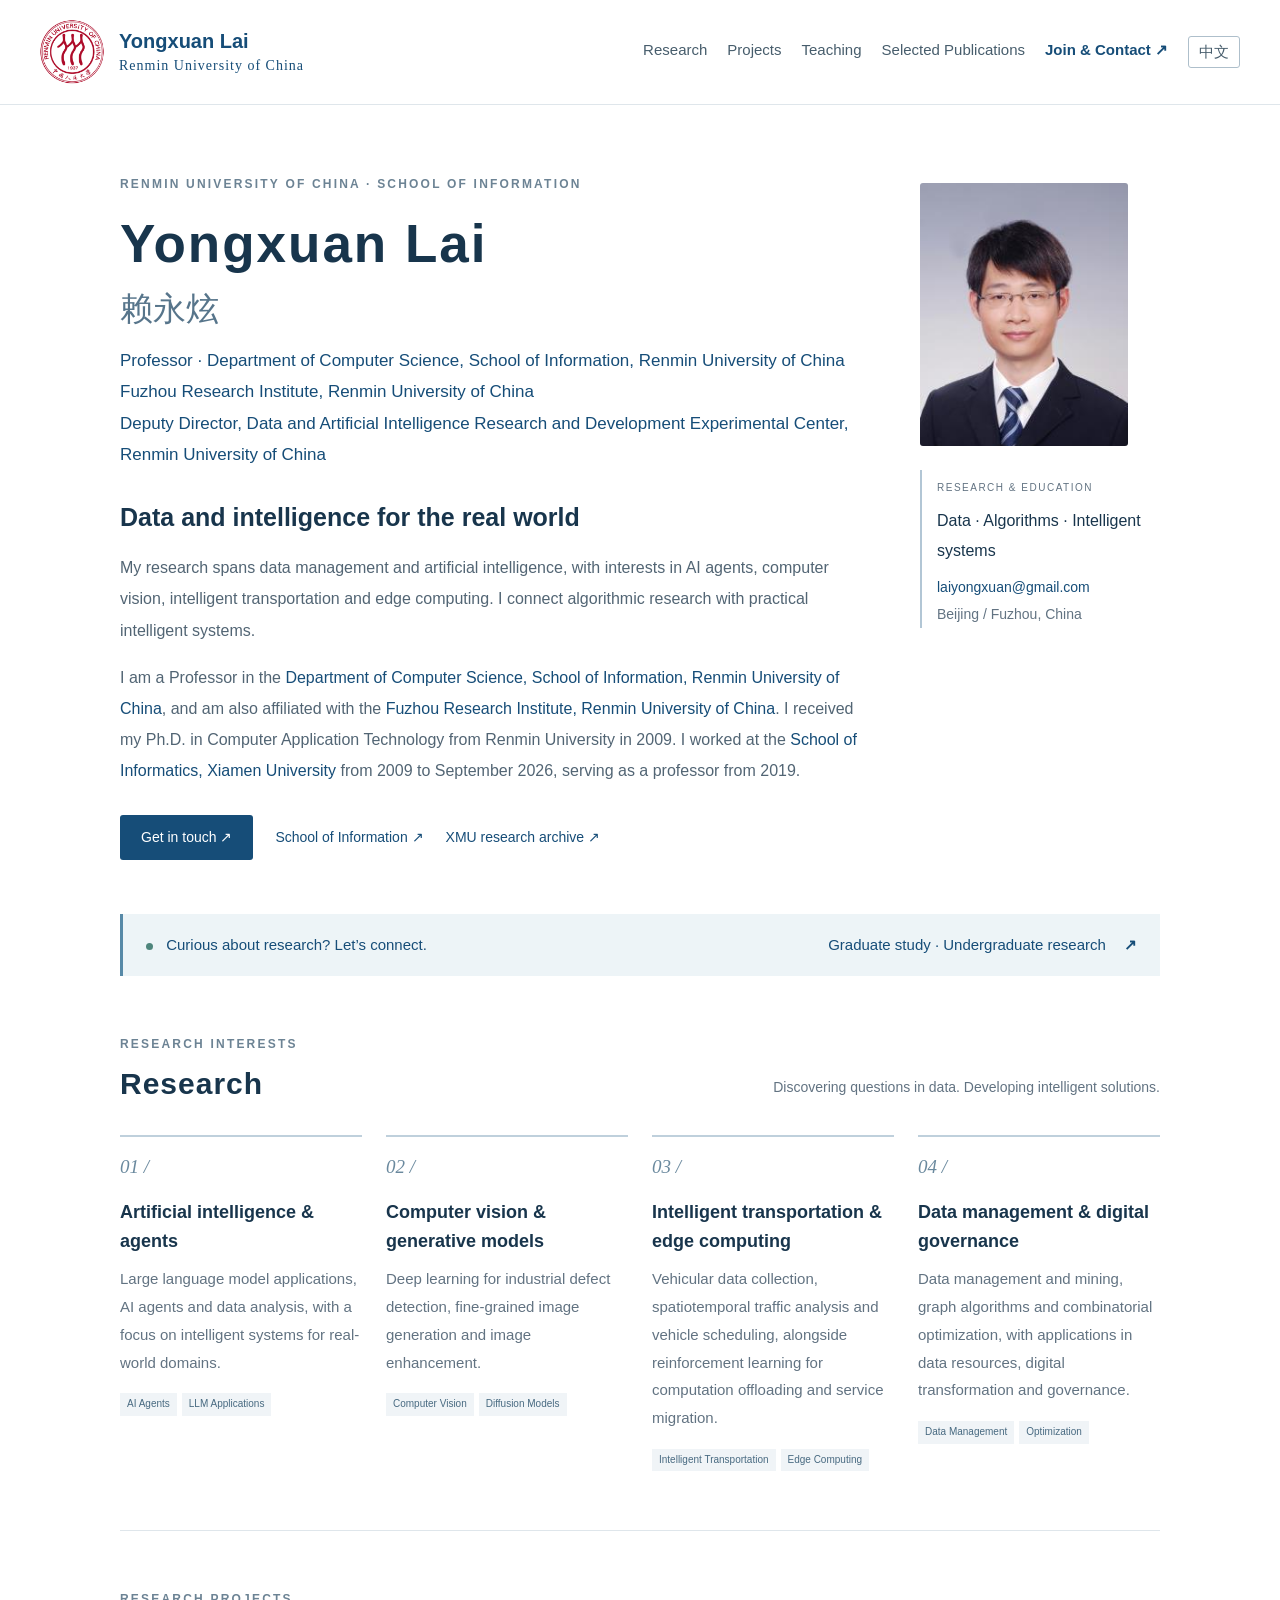
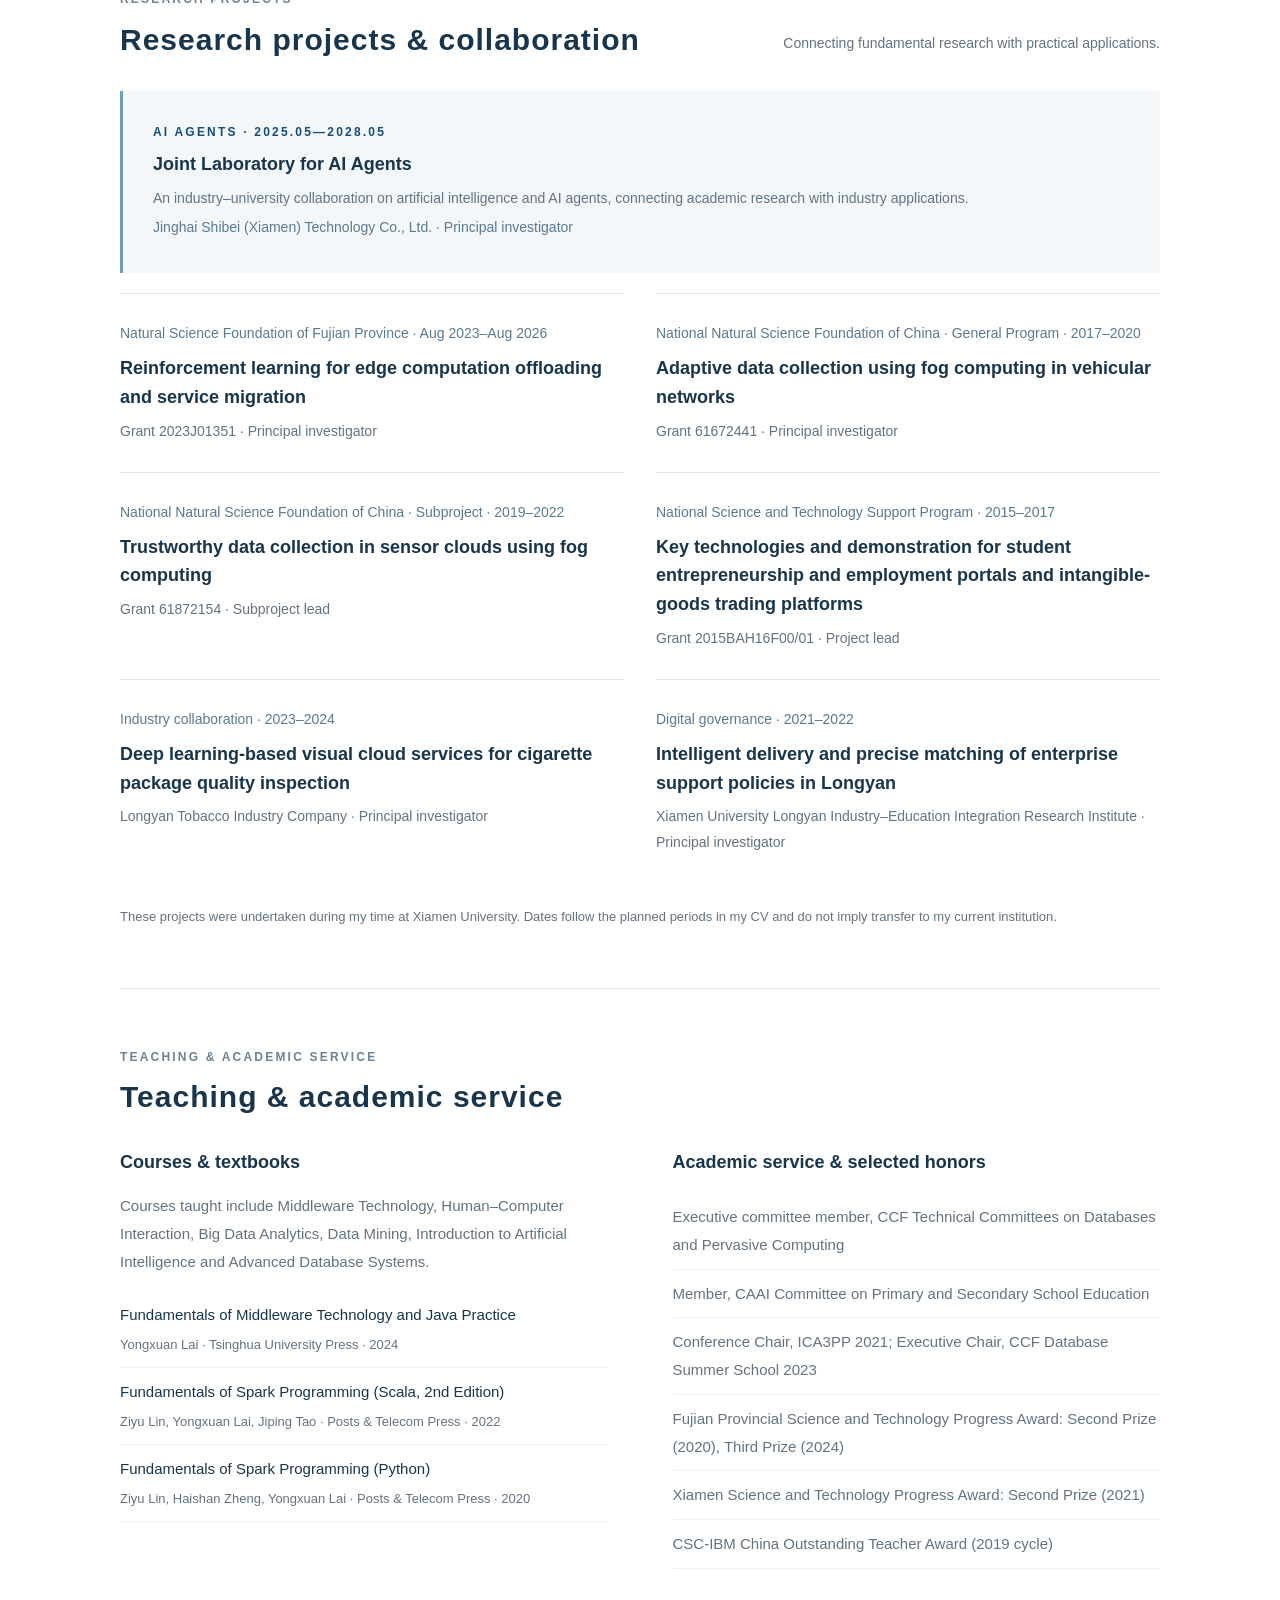
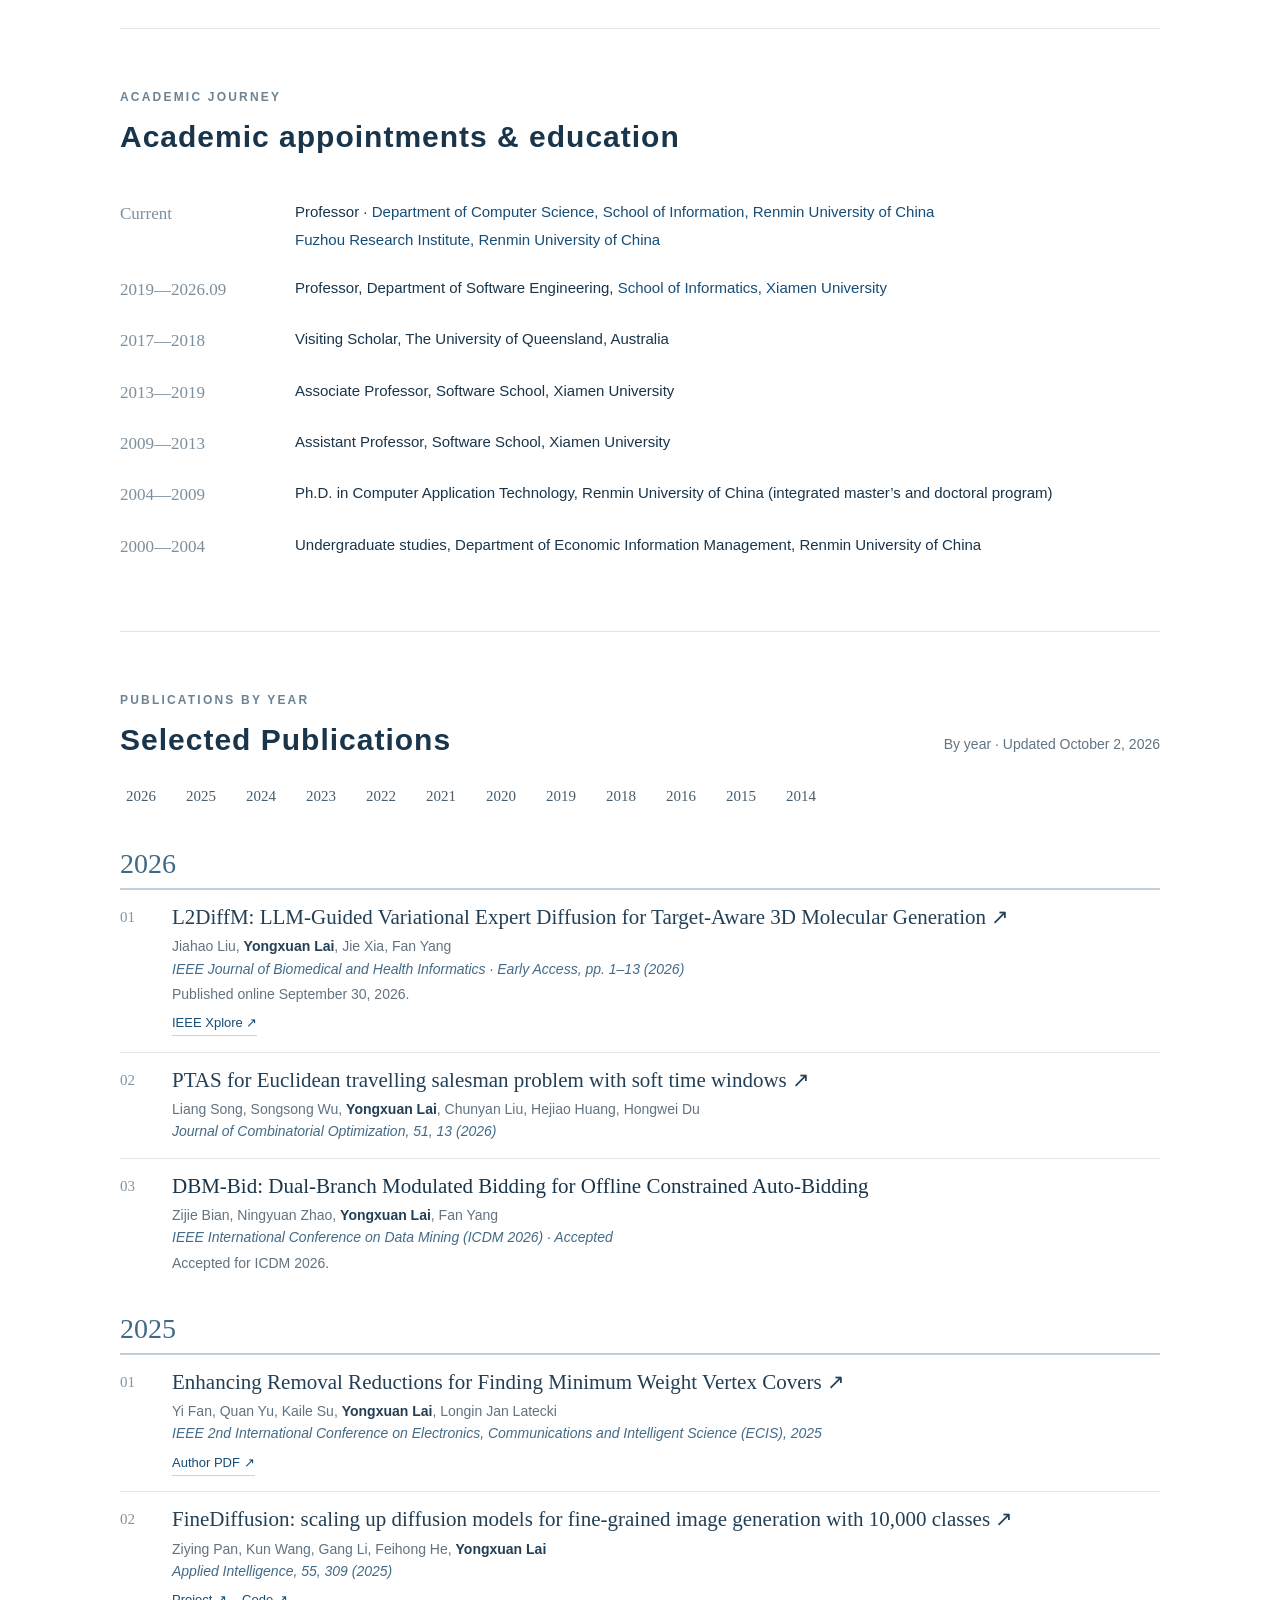
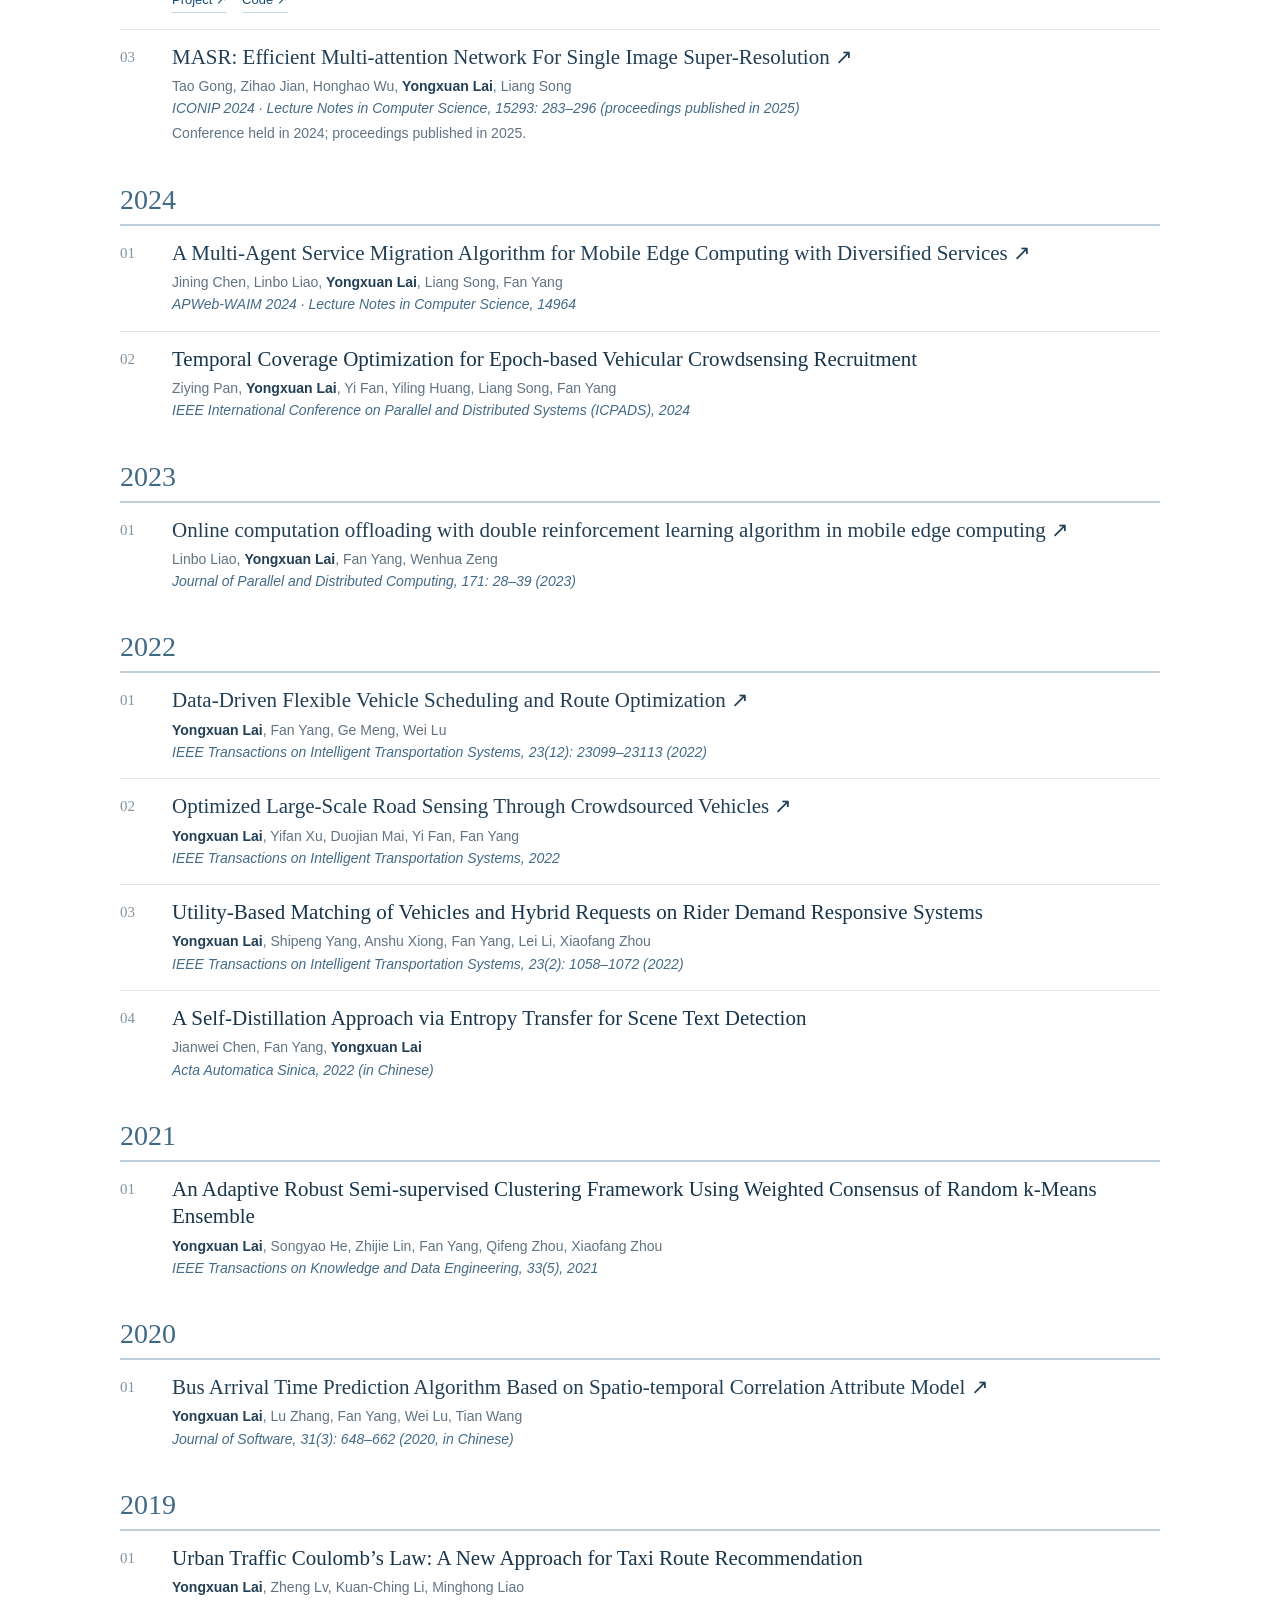
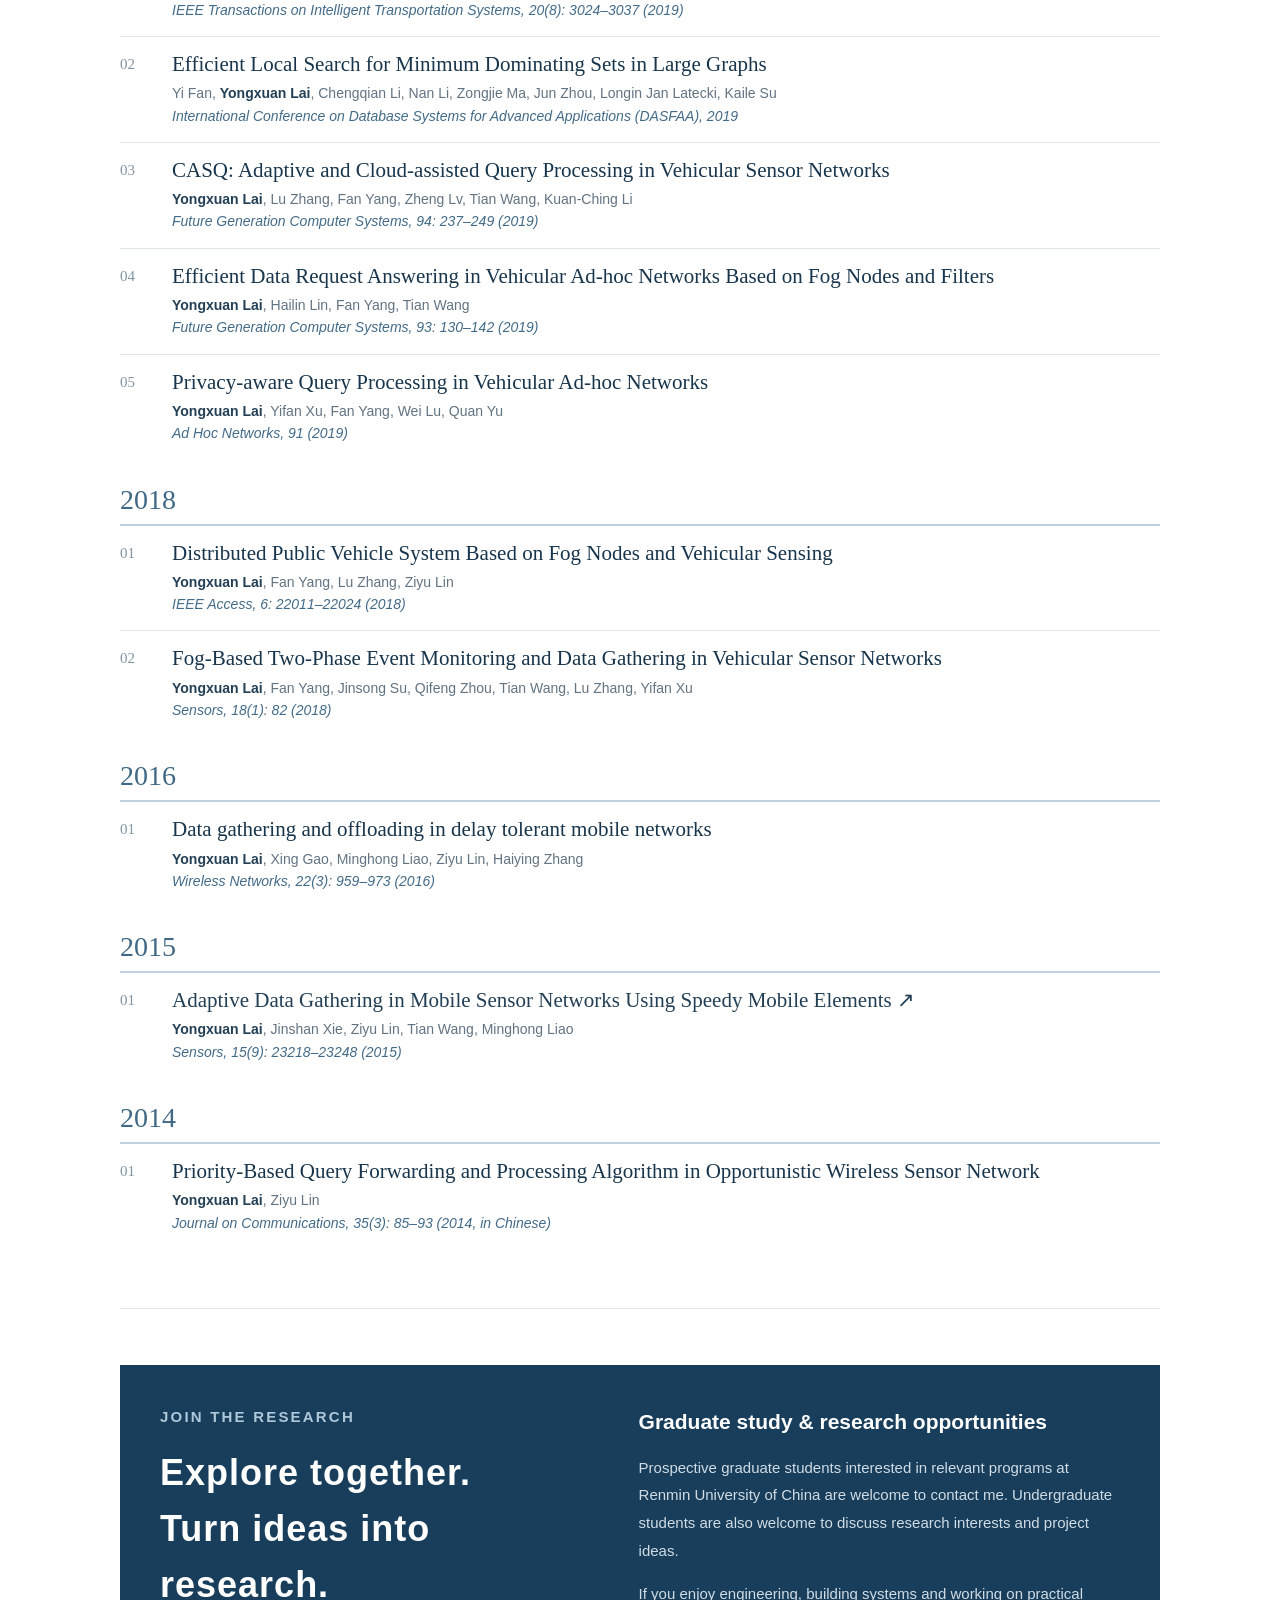
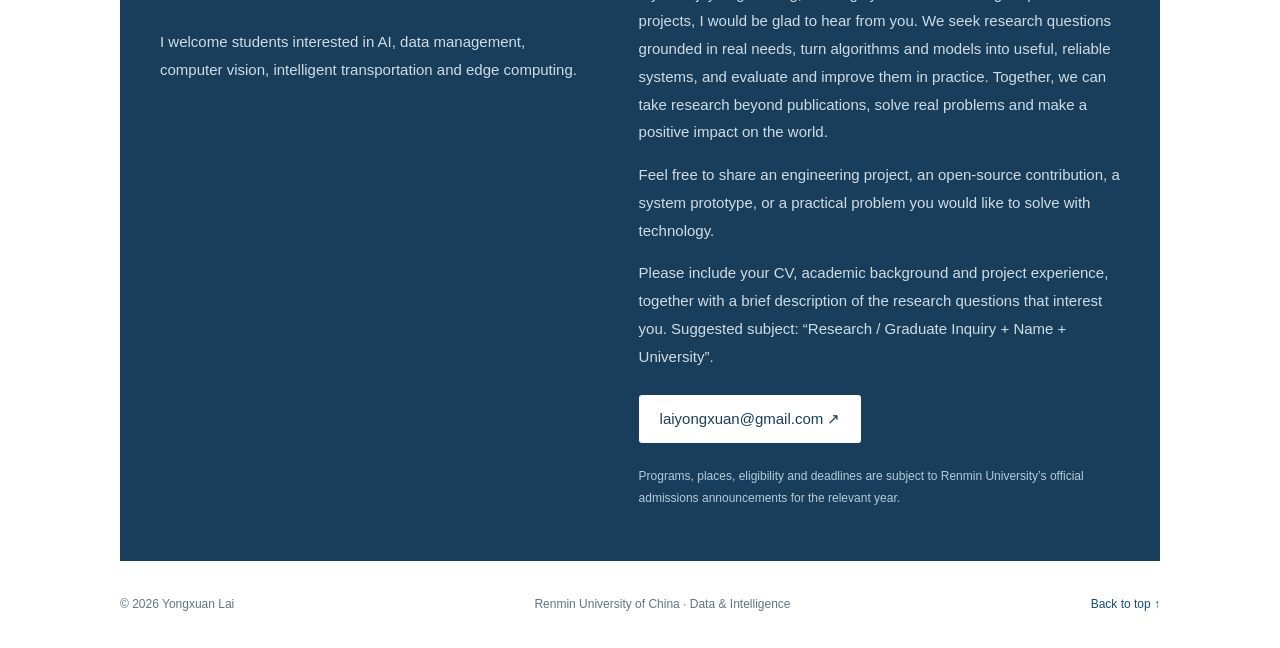
<file: index.html>
<!doctype html>
<html lang="en">

<head>
    <meta charset="utf-8">
    <meta name="viewport" content="width=device-width, initial-scale=1">
    <title>Yongxuan Lai | School of Information, Renmin University of China</title>
    <meta name="description"
        content="Yongxuan Lai, Department of Computer Science, School of Information, and Fuzhou Research Institute, Renmin University of China. Research in AI agents, data management, computer vision, intelligent transportation and edge computing. Publications, projects and opportunities.">
    <meta name="theme-color" content="#163e65">
    <link rel="icon" href="assets/favicon.svg" type="image/svg+xml">
    <link rel="stylesheet" href="style.css">
    <link rel="alternate" hreflang="en" href="https://laiyongxuan.github.io/">
    <link rel="alternate" hreflang="zh-CN" href="https://laiyongxuan.github.io/zh.html">
    <link rel="alternate" hreflang="x-default" href="https://laiyongxuan.github.io/">
    <link rel="canonical" href="https://laiyongxuan.github.io/">
</head>

<body>
    <a class="skip" href="#main">Skip to content</a>
    <header>
        <div class="site-identity"><a class="university-emblem" href="https://www.ruc.edu.cn/" target="_blank"
                rel="noopener noreferrer" aria-label="Renmin University of China website"><img
                    src="assets/ruc-emblem.png" alt="Renmin University of China emblem" width="924" height="300"></a><a
                class="brand" href="#about"><span>Yongxuan Lai <small>Renmin University of China</small></span></a>
        </div>
        <nav aria-label="Main navigation"><a href="#research">Research</a><a href="#projects">Projects</a><a
                href="#teaching">Teaching</a><a href="#publications">Selected Publications</a><a class="nav-join"
                href="#join">Join & Contact ↗</a><a class="language-switch" href="zh.html" lang="zh-CN"
                hreflang="zh-CN">中文</a></nav>
    </header>
    <main id="main">
        <section class="hero" id="about">
            <div class="intro">
                <p class="eyebrow">RENMIN UNIVERSITY OF CHINA · SCHOOL OF INFORMATION</p>
                <h1>Yongxuan Lai <span lang="zh-CN">赖永炫</span></h1>
                <p class="position">Professor · <a class="affiliation-link" href="https://info.ruc.edu.cn/"
                        target="_blank" rel="noopener noreferrer">Department of Computer Science, School of Information,
                        Renmin University of China</a><br><a class="affiliation-link"
                        href="https://ang.ruc.edu.cn/jxxm/tsjxzy/e8e44a99be1045ada964fd73d79098ff.htm" target="_blank"
                        rel="noopener noreferrer">Fuzhou Research Institute, Renmin University of China</a><br>Deputy
                    Director, Data and Artificial Intelligence Research and Development Experimental Center, Renmin
                    University of China</p>
                <p class="lead">Data and intelligence for the real world</p>
                <p>My research spans data management and artificial intelligence, with interests in AI agents, computer
                    vision, intelligent transportation and edge computing. I connect algorithmic research with practical
                    intelligent systems.</p>
                <p>I am a Professor in the <a class="affiliation-link" href="https://info.ruc.edu.cn/" target="_blank"
                        rel="noopener noreferrer">Department of Computer Science, School of Information, Renmin
                        University of China</a>, and am also affiliated with the <a class="affiliation-link"
                        href="https://ang.ruc.edu.cn/jxxm/tsjxzy/e8e44a99be1045ada964fd73d79098ff.htm" target="_blank"
                        rel="noopener noreferrer">Fuzhou Research Institute, Renmin University of China</a>. I received
                    my Ph.D. in Computer Application Technology from Renmin University in 2009. I worked at the <a
                        class="affiliation-link" href="https://informatics.xmu.edu.cn/" target="_blank"
                        rel="noopener noreferrer">School of Informatics, Xiamen University</a> from 2009 to September
                    2026, serving as a professor from 2019.</p>
                <div class="hero-links"><a class="button" href="mailto:laiyongxuan@gmail.com">Get in touch ↗</a><a
                        href="https://info.ruc.edu.cn/" target="_blank" rel="noopener noreferrer">School of Information
                        ↗</a><a href="https://scholar.xmu.edu.cn/Authors/Index?id=LaiYongXuan" target="_blank"
                        rel="noopener noreferrer">XMU research archive ↗</a></div>
            </div>
            <aside class="profile"><img src="assets/portrait.jpg" alt="Yongxuan Lai" width="225" height="285">
                <div><span class="profile-label">RESEARCH & EDUCATION</span>
                    <p>Data · Algorithms · Intelligent systems</p><a
                        href="mailto:laiyongxuan@gmail.com">laiyongxuan@gmail.com</a><small>Beijing / Fuzhou,
                        China</small>
                </div>
            </aside>
        </section>
        <a class="recruit-strip" href="#join"><span><i></i> Curious about research? Let’s connect.</span><span>Graduate
                study · Undergraduate research <b>↗</b></span></a>
        <section id="research">
            <div class="section-heading">
                <div>
                    <p class="eyebrow">RESEARCH INTERESTS</p>
                    <h2>Research</h2>
                </div>
                <p>Discovering questions in data. Developing intelligent solutions.</p>
            </div>
            <div class="research-grid">
                <article><span class="number">01 /</span>
                    <h3>Artificial intelligence & agents</h3>
                    <p>Large language model applications, AI agents and data analysis, with a focus on intelligent
                        systems for real-world domains.</p>
                    <div class="tags"><span>AI Agents</span><span>LLM Applications</span></div>
                </article>
                <article><span class="number">02 /</span>
                    <h3>Computer vision & generative models</h3>
                    <p>Deep learning for industrial defect detection, fine-grained image generation and image
                        enhancement.</p>
                    <div class="tags"><span>Computer Vision</span><span>Diffusion Models</span></div>
                </article>
                <article><span class="number">03 /</span>
                    <h3>Intelligent transportation & edge computing</h3>
                    <p>Vehicular data collection, spatiotemporal traffic analysis and vehicle scheduling, alongside
                        reinforcement learning for computation offloading and service migration.</p>
                    <div class="tags"><span>Intelligent Transportation</span><span>Edge Computing</span></div>
                </article>
                <article><span class="number">04 /</span>
                    <h3>Data management & digital governance</h3>
                    <p>Data management and mining, graph algorithms and combinatorial optimization, with applications in
                        data resources, digital transformation and governance.</p>
                    <div class="tags"><span>Data Management</span><span>Optimization</span></div>
                </article>
            </div>
        </section>
        <section id="projects">
            <div class="section-heading">
                <div>
                    <p class="eyebrow">RESEARCH PROJECTS</p>
                    <h2>Research projects & collaboration</h2>
                </div>
                <p>Connecting fundamental research with practical applications.</p>
            </div>
            <div class="projects">
                <article class="featured-project">
                    <p class="eyebrow">AI AGENTS · 2025.05—2028.05</p>
                    <h3>Joint Laboratory for AI Agents</h3>
                    <p>An industry–university collaboration on artificial intelligence and AI agents, connecting
                        academic research with industry applications.</p>
                    <p class="project-meta">Jinghai Shibei (Xiamen) Technology Co., Ltd. · Principal investigator</p>
                </article>
                <article>
                    <p class="project-meta">Natural Science Foundation of Fujian Province · Aug 2023–Aug 2026</p>
                    <h3>Reinforcement learning for edge computation offloading and service migration</h3>
                    <p>Grant 2023J01351 · Principal investigator</p>
                </article>
                <article>
                    <p class="project-meta">National Natural Science Foundation of China · General Program · 2017–2020
                    </p>
                    <h3>Adaptive data collection using fog computing in vehicular networks</h3>
                    <p>Grant 61672441 · Principal investigator</p>
                </article>
                <article>
                    <p class="project-meta">National Natural Science Foundation of China · Subproject · 2019–2022</p>
                    <h3>Trustworthy data collection in sensor clouds using fog computing</h3>
                    <p>Grant 61872154 · Subproject lead</p>
                </article>
                <article>
                    <p class="project-meta">National Science and Technology Support Program · 2015–2017</p>
                    <h3>Key technologies and demonstration for student entrepreneurship and employment portals and
                        intangible-goods trading platforms</h3>
                    <p>Grant 2015BAH16F00/01 · Project lead</p>
                </article>
                <article>
                    <p class="project-meta">Industry collaboration · 2023–2024</p>
                    <h3>Deep learning-based visual cloud services for cigarette package quality inspection</h3>
                    <p>Longyan Tobacco Industry Company · Principal investigator</p>
                </article>
                <article>
                    <p class="project-meta">Digital governance · 2021–2022</p>
                    <h3>Intelligent delivery and precise matching of enterprise support policies in Longyan</h3>
                    <p>Xiamen University Longyan Industry–Education Integration Research Institute · Principal
                        investigator</p>
                </article>
            </div>
            <p class="section-note">These projects were undertaken during my time at Xiamen University. Dates follow the
                planned periods in my CV and do not imply transfer to my current institution.</p>
        </section>
        <section id="teaching">
            <div class="section-heading">
                <div>
                    <p class="eyebrow">TEACHING & ACADEMIC SERVICE</p>
                    <h2>Teaching & academic service</h2>
                </div>
            </div>
            <div class="two-columns">
                <div>
                    <h3 class="subheading">Courses & textbooks</h3>
                    <p>Courses taught include Middleware Technology, Human–Computer Interaction, Big Data Analytics,
                        Data Mining, Introduction to Artificial Intelligence and Advanced Database Systems.</p>
                    <ul class="clean-list">
                        <li><strong>Fundamentals of Middleware Technology and Java Practice</strong><span>Yongxuan Lai ·
                                Tsinghua University Press · 2024</span></li>
                        <li><strong>Fundamentals of Spark Programming (Scala, 2nd Edition)</strong><span>Ziyu Lin,
                                Yongxuan Lai, Jiping Tao · Posts & Telecom Press · 2022</span></li>
                        <li><strong>Fundamentals of Spark Programming (Python)</strong><span>Ziyu Lin, Haishan Zheng,
                                Yongxuan Lai · Posts & Telecom Press · 2020</span></li>
                    </ul>
                </div>
                <div>
                    <h3 class="subheading">Academic service & selected honors</h3>
                    <ul class="clean-list">
                        <li>Executive committee member, CCF Technical Committees on Databases and Pervasive Computing
                        </li>
                        <li>Member, CAAI Committee on Primary and Secondary School Education</li>
                        <li>Conference Chair, ICA3PP 2021; Executive Chair, CCF Database Summer School 2023</li>
                        <li>Fujian Provincial Science and Technology Progress Award: Second Prize (2020), Third Prize
                            (2024)</li>
                        <li>Xiamen Science and Technology Progress Award: Second Prize (2021)</li>
                        <li>CSC-IBM China Outstanding Teacher Award (2019 cycle)</li>
                    </ul>
                </div>
            </div>
        </section>
        <section id="experience">
            <div class="section-heading">
                <div>
                    <p class="eyebrow">ACADEMIC JOURNEY</p>
                    <h2>Academic appointments & education</h2>
                </div>
            </div>
            <div class="timeline">
                <p><time>Current</time><span>Professor · <a class="affiliation-link" href="https://info.ruc.edu.cn/"
                            target="_blank" rel="noopener noreferrer">Department of Computer Science, School of
                            Information, Renmin University of China</a><br><a class="affiliation-link"
                            href="https://ang.ruc.edu.cn/jxxm/tsjxzy/e8e44a99be1045ada964fd73d79098ff.htm"
                            target="_blank" rel="noopener noreferrer">Fuzhou Research Institute, Renmin University of
                            China</a></span></p>
                <p><time>2019—2026.09</time><span>Professor, Department of Software Engineering, <a
                            class="affiliation-link" href="https://informatics.xmu.edu.cn/" target="_blank"
                            rel="noopener noreferrer">School of Informatics, Xiamen University</a></span></p>
                <p><time>2017—2018</time><span>Visiting Scholar, The University of Queensland, Australia</span></p>
                <p><time>2013—2019</time><span>Associate Professor, Software School, Xiamen University</span></p>
                <p><time>2009—2013</time><span>Assistant Professor, Software School, Xiamen University</span></p>
                <p><time>2004—2009</time><span>Ph.D. in Computer Application Technology, Renmin University of China
                        (integrated master’s and doctoral program)</span></p>
                <p><time>2000—2004</time><span>Undergraduate studies, Department of Economic Information Management,
                        Renmin University of China</span></p>
            </div>
        </section>
        <section id="publications">
            <div class="section-heading">
                <div>
                    <p class="eyebrow">PUBLICATIONS BY YEAR</p>
                    <h2>Selected Publications</h2>
                </div>
                <p>By year · Updated October 2, 2026</p>
            </div>
            <nav class="year-nav" aria-label="Publication years"><a href="#papers-2026">2026</a><a
                    href="#papers-2025">2025</a><a href="#papers-2024">2024</a><a href="#papers-2023">2023</a><a
                    href="#papers-2022">2022</a><a href="#papers-2021">2021</a><a href="#papers-2020">2020</a><a
                    href="#papers-2019">2019</a><a href="#papers-2018">2018</a><a href="#papers-2016">2016</a><a
                    href="#papers-2015">2015</a><a href="#papers-2014">2014</a></nav>
            
            <div class="publication-year" id="papers-2026">
                <h3>2026</h3>
                <div class="paper-list">
                    <article class="paper" data-status="published">
                        <div class="paper-index">01</div>
                        <div>
                            <h4><a href="https://doi.org/10.1109/JBHI.2026.3737835">L2DiffM: LLM-Guided Variational
                                    Expert Diffusion for Target-Aware 3D Molecular Generation ↗</a></h4>
                            <p>Jiahao Liu, <strong>Yongxuan Lai</strong>, Jie Xia, Fan Yang</p>
                            <p class="venue">IEEE Journal of Biomedical and Health Informatics · Early Access, pp. 1–13
                                (2026)</p>
                            <p class="paper-note">Published online September 30, 2026.</p><a class="paper-link"
                                href="https://ieeexplore.ieee.org/document/11715883">IEEE Xplore ↗</a>
                        </div>
                    </article>
                    <article class="paper" data-status="published">
                        <div class="paper-index">02</div>
                        <div>
                            <h4><a href="https://doi.org/10.1007/s10878-025-01387-z">PTAS for Euclidean travelling
                                    salesman problem with soft time windows ↗</a></h4>
                            <p>Liang Song, Songsong Wu, <strong>Yongxuan Lai</strong>, Chunyan Liu, Hejiao Huang,
                                Hongwei Du</p>
                            <p class="venue">Journal of Combinatorial Optimization, 51, 13 (2026)</p>
                        </div>
                    </article>
                    <article class="paper" data-status="accepted">
                        <div class="paper-index">03</div>
                        <div>
                            <h4>DBM-Bid: Dual-Branch Modulated Bidding for Offline Constrained Auto-Bidding</h4>
                            <p>Zijie Bian, Ningyuan Zhao, <strong>Yongxuan Lai</strong>, Fan Yang</p>
                            <p class="venue">IEEE International Conference on Data Mining (ICDM 2026) · Accepted</p>
                            <p class="paper-note">Accepted for ICDM 2026.</p>
                        </div>
                    </article>
                </div>
            </div>
            <div class="publication-year" id="papers-2025">
                <h3>2025</h3>
                <div class="paper-list">
                    <article class="paper" data-status="published">
                        <div class="paper-index">01</div>
                        <div>
                            <h4><a href="https://doi.org/10.1109/ECIS65594.2025.11086670">Enhancing Removal Reductions
                                    for Finding Minimum Weight Vertex Covers ↗</a></h4>
                            <p>Yi Fan, Quan Yu, Kaile Su, <strong>Yongxuan Lai</strong>, Longin Jan Latecki</p>
                            <p class="venue">IEEE 2nd International Conference on Electronics, Communications and
                                Intelligent Science (ECIS), 2025</p><a class="paper-link"
                                href="https://cis.temple.edu/~latecki/Papers/YiFan2025.pdf">Author PDF ↗</a>
                        </div>
                    </article>
                    <article class="paper" data-status="published">
                        <div class="paper-index">02</div>
                        <div>
                            <h4><a href="https://doi.org/10.1007/s10489-024-06215-1">FineDiffusion: scaling up diffusion
                                    models for fine-grained image generation with 10,000 classes ↗</a></h4>
                            <p>Ziying Pan, Kun Wang, Gang Li, Feihong He, <strong>Yongxuan Lai</strong></p>
                            <p class="venue">Applied Intelligence, 55, 309 (2025)</p><a class="paper-link"
                                href="https://finediffusion.github.io/">Project ↗</a><a class="paper-link"
                                href="https://github.com/FineDiffusion/FineDiffusion/">Code ↗</a>
                        </div>
                    </article>
                    <article class="paper" data-status="published">
                        <div class="paper-index">03</div>
                        <div>
                            <h4><a href="https://doi.org/10.1007/978-981-96-6596-9_20">MASR: Efficient Multi-attention
                                    Network For Single Image Super-Resolution ↗</a></h4>
                            <p>Tao Gong, Zihao Jian, Honghao Wu, <strong>Yongxuan Lai</strong>, Liang Song</p>
                            <p class="venue">ICONIP 2024 · Lecture Notes in Computer Science, 15293: 283–296
                                (proceedings published in 2025)</p>
                            <p class="paper-note">Conference held in 2024; proceedings published in 2025.</p>
                        </div>
                    </article>
                </div>
            </div>
            <div class="publication-year" id="papers-2024">
                <h3>2024</h3>
                <div class="paper-list">
                    <article class="paper" data-status="published">
                        <div class="paper-index">01</div>
                        <div>
                            <h4><a href="https://doi.org/10.1007/978-981-97-7241-4_22">A Multi-Agent Service Migration
                                    Algorithm for Mobile Edge Computing with Diversified Services ↗</a></h4>
                            <p>Jining Chen, Linbo Liao, <strong>Yongxuan Lai</strong>, Liang Song, Fan Yang</p>
                            <p class="venue">APWeb-WAIM 2024 · Lecture Notes in Computer Science, 14964</p>
                        </div>
                    </article>
                    <article class="paper" data-status="published">
                        <div class="paper-index">02</div>
                        <div>
                            <h4>Temporal Coverage Optimization for Epoch-based Vehicular Crowdsensing Recruitment</h4>
                            <p>Ziying Pan, <strong>Yongxuan Lai</strong>, Yi Fan, Yiling Huang, Liang Song, Fan Yang</p>
                            <p class="venue">IEEE International Conference on Parallel and Distributed Systems (ICPADS),
                                2024</p>
                        </div>
                    </article>
                </div>
            </div>
            <div class="publication-year" id="papers-2023">
                <h3>2023</h3>
                <div class="paper-list">
                    <article class="paper" data-status="published">
                        <div class="paper-index">01</div>
                        <div>
                            <h4><a href="https://doi.org/10.1016/j.jpdc.2022.09.006">Online computation offloading with
                                    double reinforcement learning algorithm in mobile edge computing ↗</a></h4>
                            <p>Linbo Liao, <strong>Yongxuan Lai</strong>, Fan Yang, Wenhua Zeng</p>
                            <p class="venue">Journal of Parallel and Distributed Computing, 171: 28–39 (2023)</p>
                        </div>
                    </article>
                </div>
            </div>
            <div class="publication-year" id="papers-2022">
                <h3>2022</h3>
                <div class="paper-list">
                    <article class="paper" data-status="published">
                        <div class="paper-index">01</div>
                        <div>
                            <h4><a href="https://doi.org/10.1109/TITS.2022.3204644">Data-Driven Flexible Vehicle
                                    Scheduling and Route Optimization ↗</a></h4>
                            <p><strong>Yongxuan Lai</strong>, Fan Yang, Ge Meng, Wei Lu</p>
                            <p class="venue">IEEE Transactions on Intelligent Transportation Systems, 23(12):
                                23099–23113 (2022)</p>
                        </div>
                    </article>
                    <article class="paper" data-status="published">
                        <div class="paper-index">02</div>
                        <div>
                            <h4><a href="https://doi.org/10.1109/TITS.2022.3147211">Optimized Large-Scale Road Sensing
                                    Through Crowdsourced Vehicles ↗</a></h4>
                            <p><strong>Yongxuan Lai</strong>, Yifan Xu, Duojian Mai, Yi Fan, Fan Yang</p>
                            <p class="venue">IEEE Transactions on Intelligent Transportation Systems, 2022</p>
                        </div>
                    </article>
                    <article class="paper" data-status="published">
                        <div class="paper-index">03</div>
                        <div>
                            <h4>Utility-Based Matching of Vehicles and Hybrid Requests on Rider Demand Responsive
                                Systems</h4>
                            <p><strong>Yongxuan Lai</strong>, Shipeng Yang, Anshu Xiong, Fan Yang, Lei Li, Xiaofang Zhou
                            </p>
                            <p class="venue">IEEE Transactions on Intelligent Transportation Systems, 23(2): 1058–1072
                                (2022)</p>
                        </div>
                    </article>
                    <article class="paper" data-status="published">
                        <div class="paper-index">04</div>
                        <div>
                            <h4>A Self-Distillation Approach via Entropy Transfer for Scene Text Detection</h4>
                            <p>Jianwei Chen, Fan Yang, <strong>Yongxuan Lai</strong></p>
                            <p class="venue">Acta Automatica Sinica, 2022 (in Chinese)</p>
                        </div>
                    </article>
                </div>
            </div>
            <div class="publication-year" id="papers-2021">
                <h3>2021</h3>
                <div class="paper-list">
                    <article class="paper" data-status="published">
                        <div class="paper-index">01</div>
                        <div>
                            <h4>An Adaptive Robust Semi-supervised Clustering Framework Using Weighted Consensus of
                                Random k-Means Ensemble</h4>
                            <p><strong>Yongxuan Lai</strong>, Songyao He, Zhijie Lin, Fan Yang, Qifeng Zhou, Xiaofang
                                Zhou</p>
                            <p class="venue">IEEE Transactions on Knowledge and Data Engineering, 33(5), 2021</p>
                        </div>
                    </article>
                </div>
            </div>
            <div class="publication-year" id="papers-2020">
                <h3>2020</h3>
                <div class="paper-list">
                    <article class="paper" data-status="published">
                        <div class="paper-index">01</div>
                        <div>
                            <h4><a href="https://doi.org/10.13328/j.cnki.jos.005901">Bus Arrival Time Prediction
                                    Algorithm Based on Spatio-temporal Correlation Attribute Model ↗</a></h4>
                            <p><strong>Yongxuan Lai</strong>, Lu Zhang, Fan Yang, Wei Lu, Tian Wang</p>
                            <p class="venue">Journal of Software, 31(3): 648–662 (2020, in Chinese)</p>
                        </div>
                    </article>
                </div>
            </div>
            <div class="publication-year" id="papers-2019">
                <h3>2019</h3>
                <div class="paper-list">
                    <article class="paper" data-status="published">
                        <div class="paper-index">01</div>
                        <div>
                            <h4>Urban Traffic Coulomb’s Law: A New Approach for Taxi Route Recommendation</h4>
                            <p><strong>Yongxuan Lai</strong>, Zheng Lv, Kuan-Ching Li, Minghong Liao</p>
                            <p class="venue">IEEE Transactions on Intelligent Transportation Systems, 20(8): 3024–3037
                                (2019)</p>
                        </div>
                    </article>
                    <article class="paper" data-status="published">
                        <div class="paper-index">02</div>
                        <div>
                            <h4>Efficient Local Search for Minimum Dominating Sets in Large Graphs</h4>
                            <p>Yi Fan, <strong>Yongxuan Lai</strong>, Chengqian Li, Nan Li, Zongjie Ma, Jun Zhou, Longin
                                Jan Latecki, Kaile Su</p>
                            <p class="venue">International Conference on Database Systems for Advanced Applications
                                (DASFAA), 2019</p>
                        </div>
                    </article>
                    <article class="paper" data-status="published">
                        <div class="paper-index">03</div>
                        <div>
                            <h4>CASQ: Adaptive and Cloud-assisted Query Processing in Vehicular Sensor Networks</h4>
                            <p><strong>Yongxuan Lai</strong>, Lu Zhang, Fan Yang, Zheng Lv, Tian Wang, Kuan-Ching Li</p>
                            <p class="venue">Future Generation Computer Systems, 94: 237–249 (2019)</p>
                        </div>
                    </article>
                    <article class="paper" data-status="published">
                        <div class="paper-index">04</div>
                        <div>
                            <h4>Efficient Data Request Answering in Vehicular Ad-hoc Networks Based on Fog Nodes and
                                Filters</h4>
                            <p><strong>Yongxuan Lai</strong>, Hailin Lin, Fan Yang, Tian Wang</p>
                            <p class="venue">Future Generation Computer Systems, 93: 130–142 (2019)</p>
                        </div>
                    </article>
                    <article class="paper" data-status="published">
                        <div class="paper-index">05</div>
                        <div>
                            <h4>Privacy-aware Query Processing in Vehicular Ad-hoc Networks</h4>
                            <p><strong>Yongxuan Lai</strong>, Yifan Xu, Fan Yang, Wei Lu, Quan Yu</p>
                            <p class="venue">Ad Hoc Networks, 91 (2019)</p>
                        </div>
                    </article>
                </div>
            </div>
            <div class="publication-year" id="papers-2018">
                <h3>2018</h3>
                <div class="paper-list">
                    <article class="paper" data-status="published">
                        <div class="paper-index">01</div>
                        <div>
                            <h4>Distributed Public Vehicle System Based on Fog Nodes and Vehicular Sensing</h4>
                            <p><strong>Yongxuan Lai</strong>, Fan Yang, Lu Zhang, Ziyu Lin</p>
                            <p class="venue">IEEE Access, 6: 22011–22024 (2018)</p>
                        </div>
                    </article>
                    <article class="paper" data-status="published">
                        <div class="paper-index">02</div>
                        <div>
                            <h4>Fog-Based Two-Phase Event Monitoring and Data Gathering in Vehicular Sensor Networks
                            </h4>
                            <p><strong>Yongxuan Lai</strong>, Fan Yang, Jinsong Su, Qifeng Zhou, Tian Wang, Lu Zhang,
                                Yifan Xu</p>
                            <p class="venue">Sensors, 18(1): 82 (2018)</p>
                        </div>
                    </article>
                </div>
            </div>
            <div class="publication-year" id="papers-2016">
                <h3>2016</h3>
                <div class="paper-list">
                    <article class="paper" data-status="published">
                        <div class="paper-index">01</div>
                        <div>
                            <h4>Data gathering and offloading in delay tolerant mobile networks</h4>
                            <p><strong>Yongxuan Lai</strong>, Xing Gao, Minghong Liao, Ziyu Lin, Haiying Zhang</p>
                            <p class="venue">Wireless Networks, 22(3): 959–973 (2016)</p>
                        </div>
                    </article>
                </div>
            </div>
            <div class="publication-year" id="papers-2015">
                <h3>2015</h3>
                <div class="paper-list">
                    <article class="paper" data-status="published">
                        <div class="paper-index">01</div>
                        <div>
                            <h4><a href="https://doi.org/10.3390/s150923218">Adaptive Data Gathering in Mobile Sensor
                                    Networks Using Speedy Mobile Elements ↗</a></h4>
                            <p><strong>Yongxuan Lai</strong>, Jinshan Xie, Ziyu Lin, Tian Wang, Minghong Liao</p>
                            <p class="venue">Sensors, 15(9): 23218–23248 (2015)</p>
                        </div>
                    </article>
                </div>
            </div>
            <div class="publication-year" id="papers-2014">
                <h3>2014</h3>
                <div class="paper-list">
                    <article class="paper" data-status="published">
                        <div class="paper-index">01</div>
                        <div>
                            <h4>Priority-Based Query Forwarding and Processing Algorithm in Opportunistic Wireless
                                Sensor Network</h4>
                            <p><strong>Yongxuan Lai</strong>, Ziyu Lin</p>
                            <p class="venue">Journal on Communications, 35(3): 85–93 (2014, in Chinese)</p>
                        </div>
                    </article>
                </div>
            </div>
        </section>
        <section class="join" id="join">
            <div>
                <p class="eyebrow">JOIN THE RESEARCH</p>
                <h2>Explore together.<br>Turn ideas into research.</h2>
                <p>I welcome students interested in AI, data management, computer vision, intelligent transportation and
                    edge computing.</p>
            </div>
            <div>
                <h3>Graduate study & research opportunities</h3>
                <p>Prospective graduate students interested in relevant programs at Renmin University of China are
                    welcome to contact me. Undergraduate students are also welcome to discuss research interests and
                    project ideas.</p>
                <p>If you enjoy engineering, building systems and working on practical projects, I would be glad to hear
                    from you. We seek research questions grounded in real needs, turn algorithms and models into useful,
                    reliable systems, and evaluate and improve them in practice. Together, we can take research beyond
                    publications, solve real problems and make a positive impact on the world.</p>
                <p>Feel free to share an engineering project, an open-source contribution, a system prototype, or a
                    practical problem you would like to solve with technology.</p>
                <p>Please include your CV, academic background and project experience, together with a brief description
                    of the research questions that interest you. Suggested subject: “Research / Graduate Inquiry + Name
                    + University”.</p><a class="button light"
                    href="mailto:laiyongxuan@gmail.com?subject=Research%20%2F%20Graduate%20Inquiry">laiyongxuan@gmail.com
                    ↗</a>
                <p class="join-note">Programs, places, eligibility and deadlines are subject to Renmin University’s
                    official admissions announcements for the relevant year.</p>
            </div>
        </section>
    </main>
    <footer><span>© 2026 Yongxuan Lai</span><span>Renmin University of China · Data & Intelligence</span><a
            href="#about">Back to top ↑</a></footer>
</body>

</html>
</file>
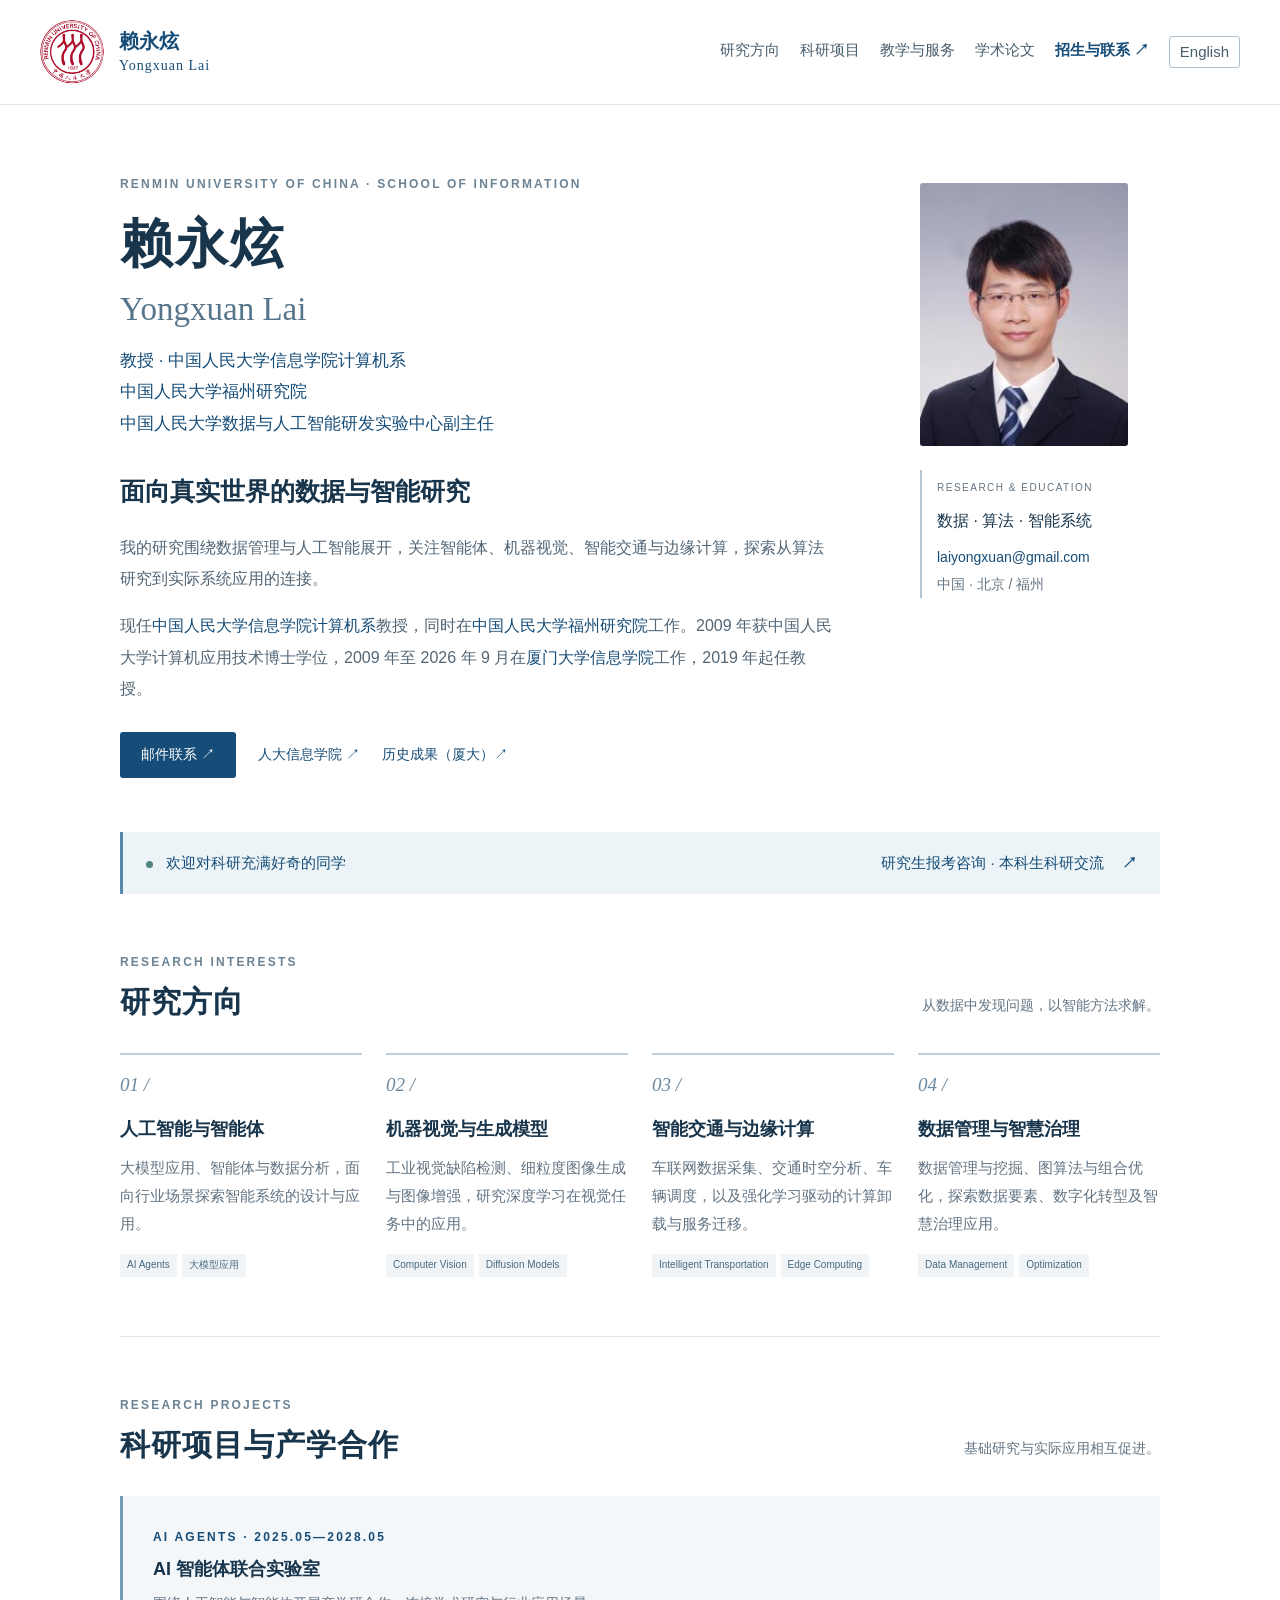
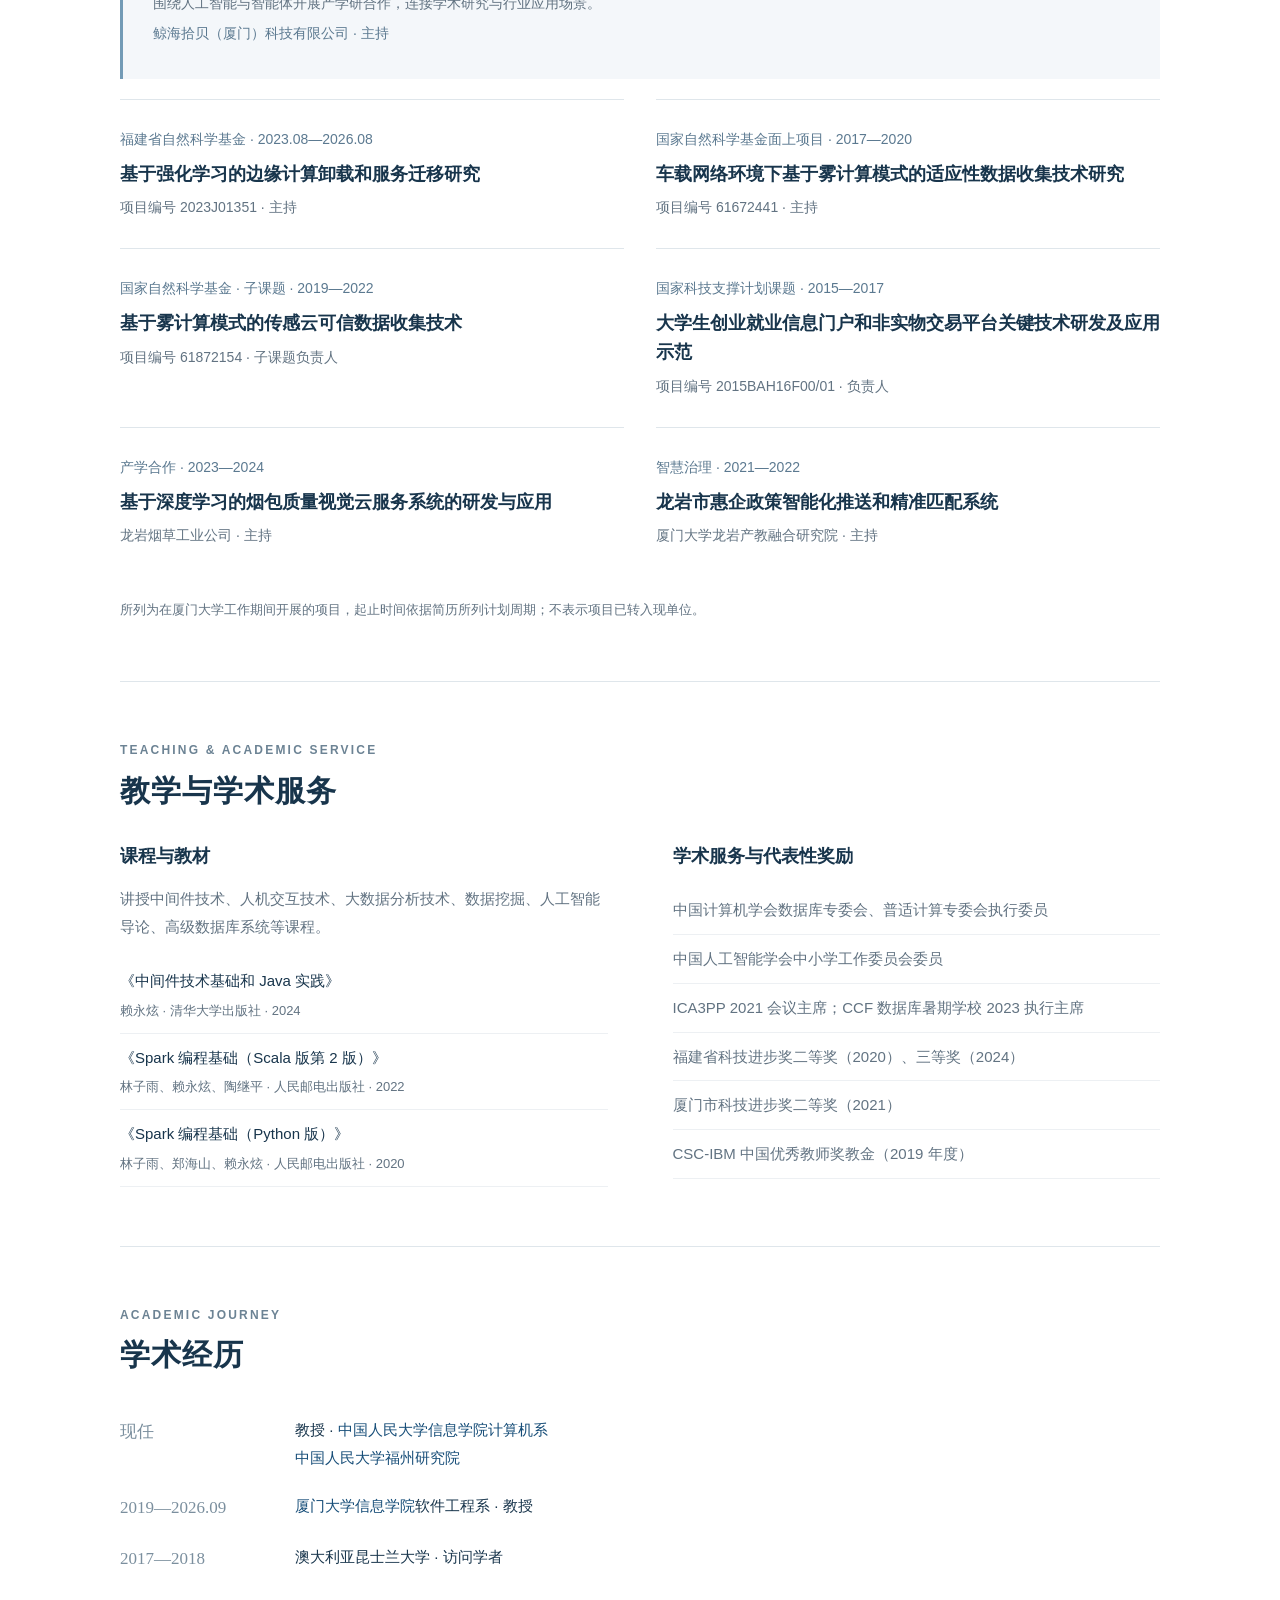
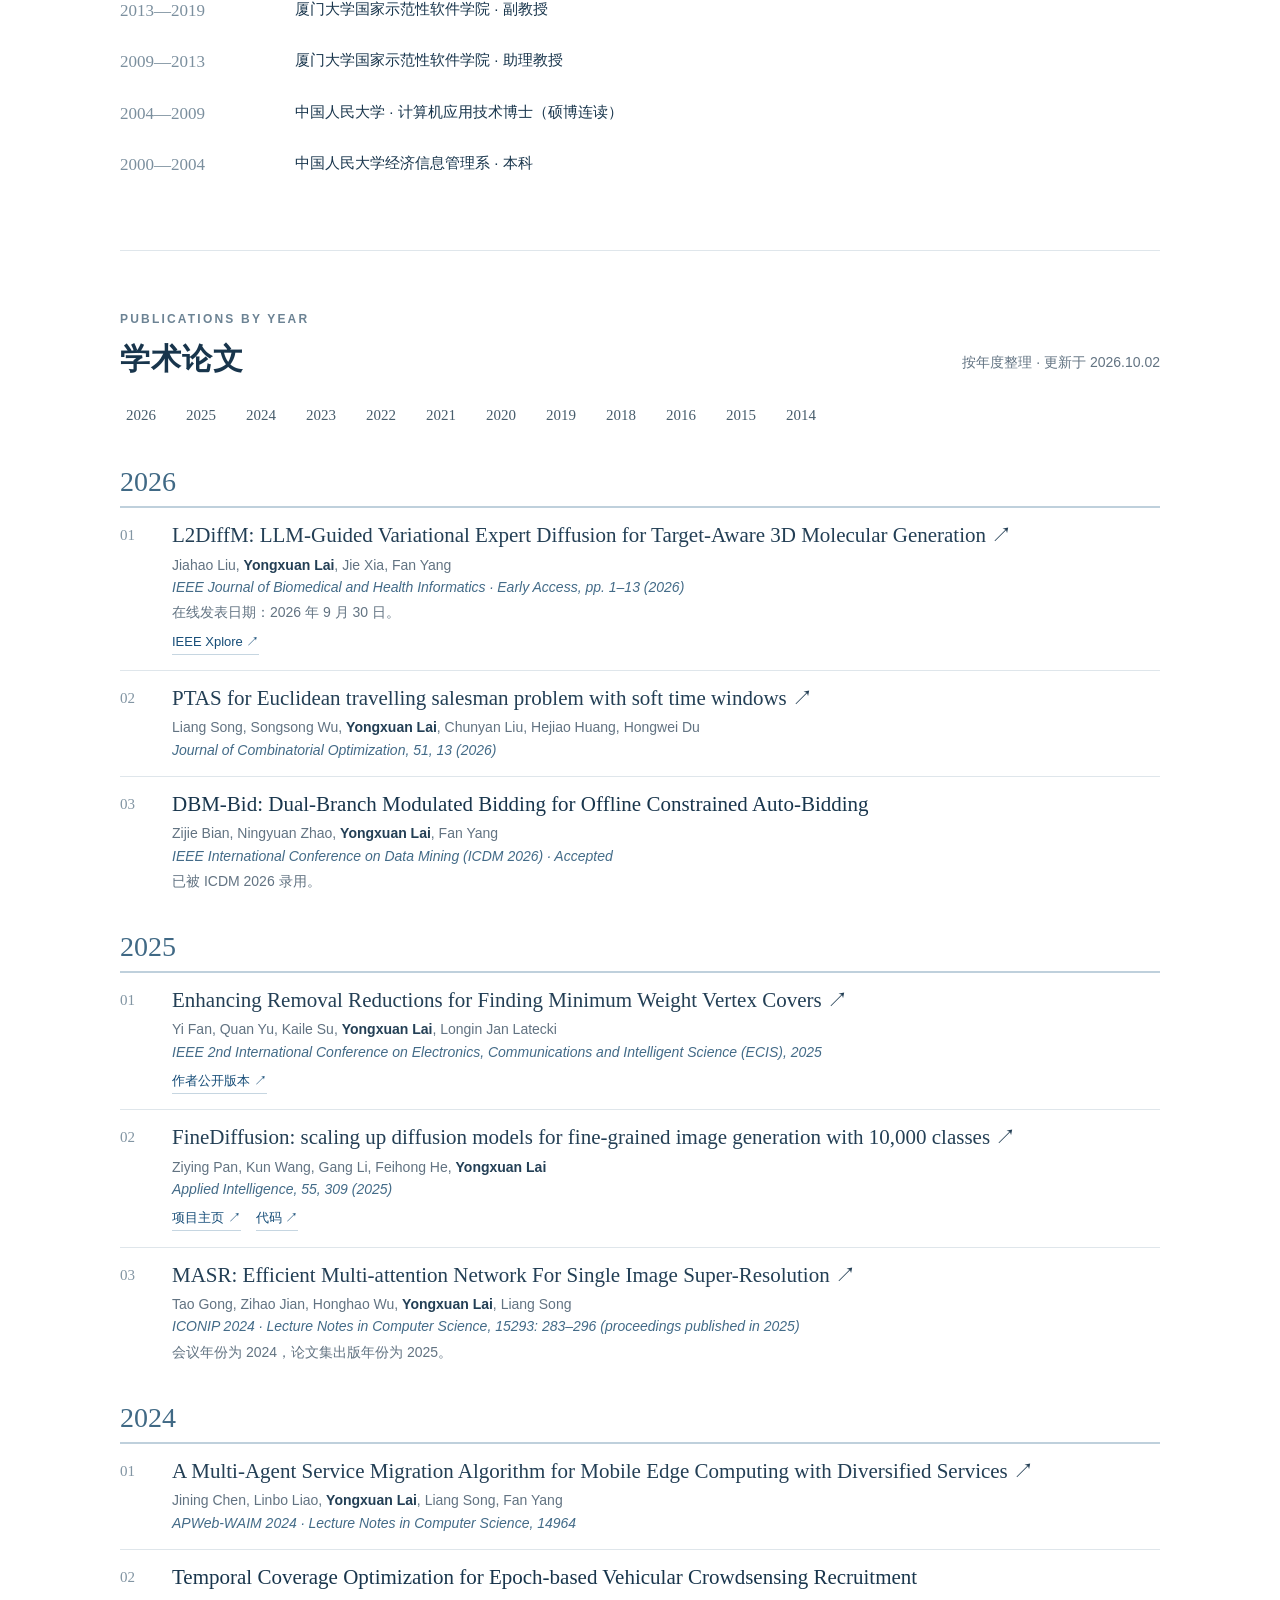
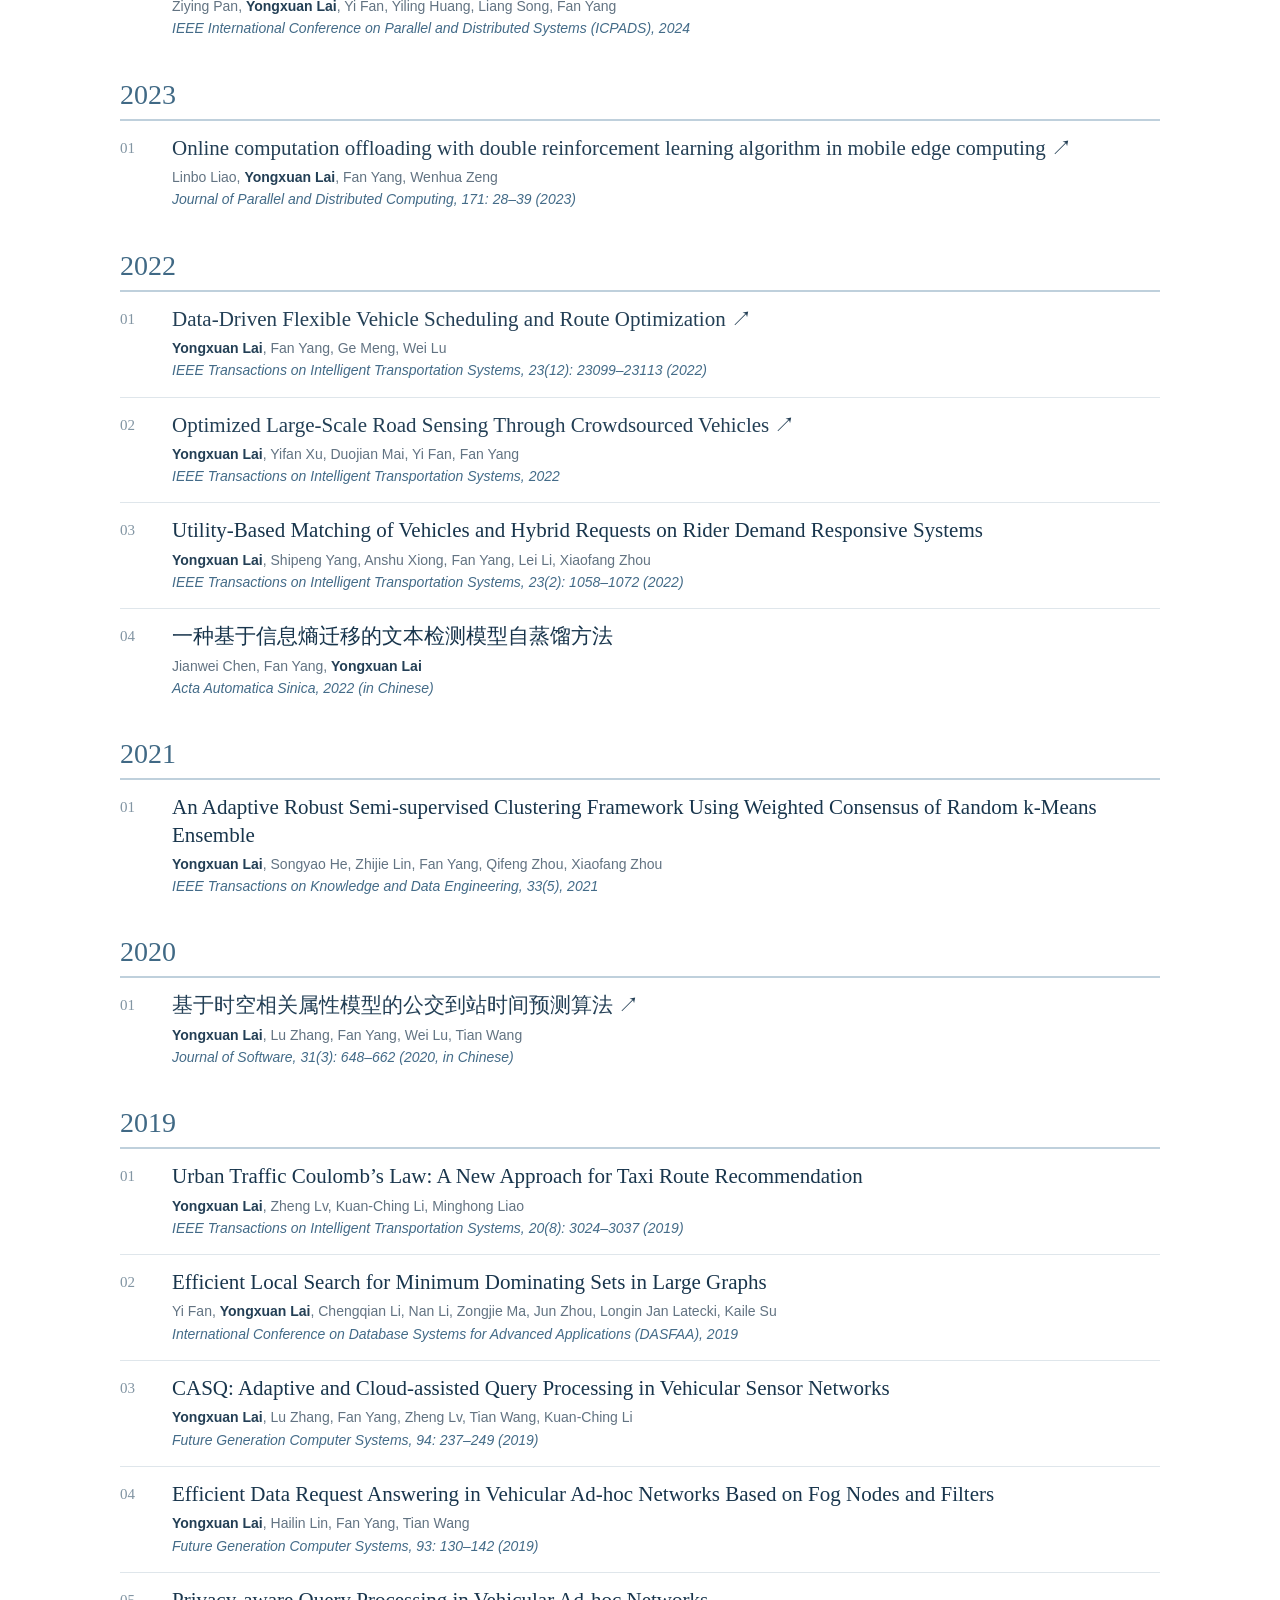
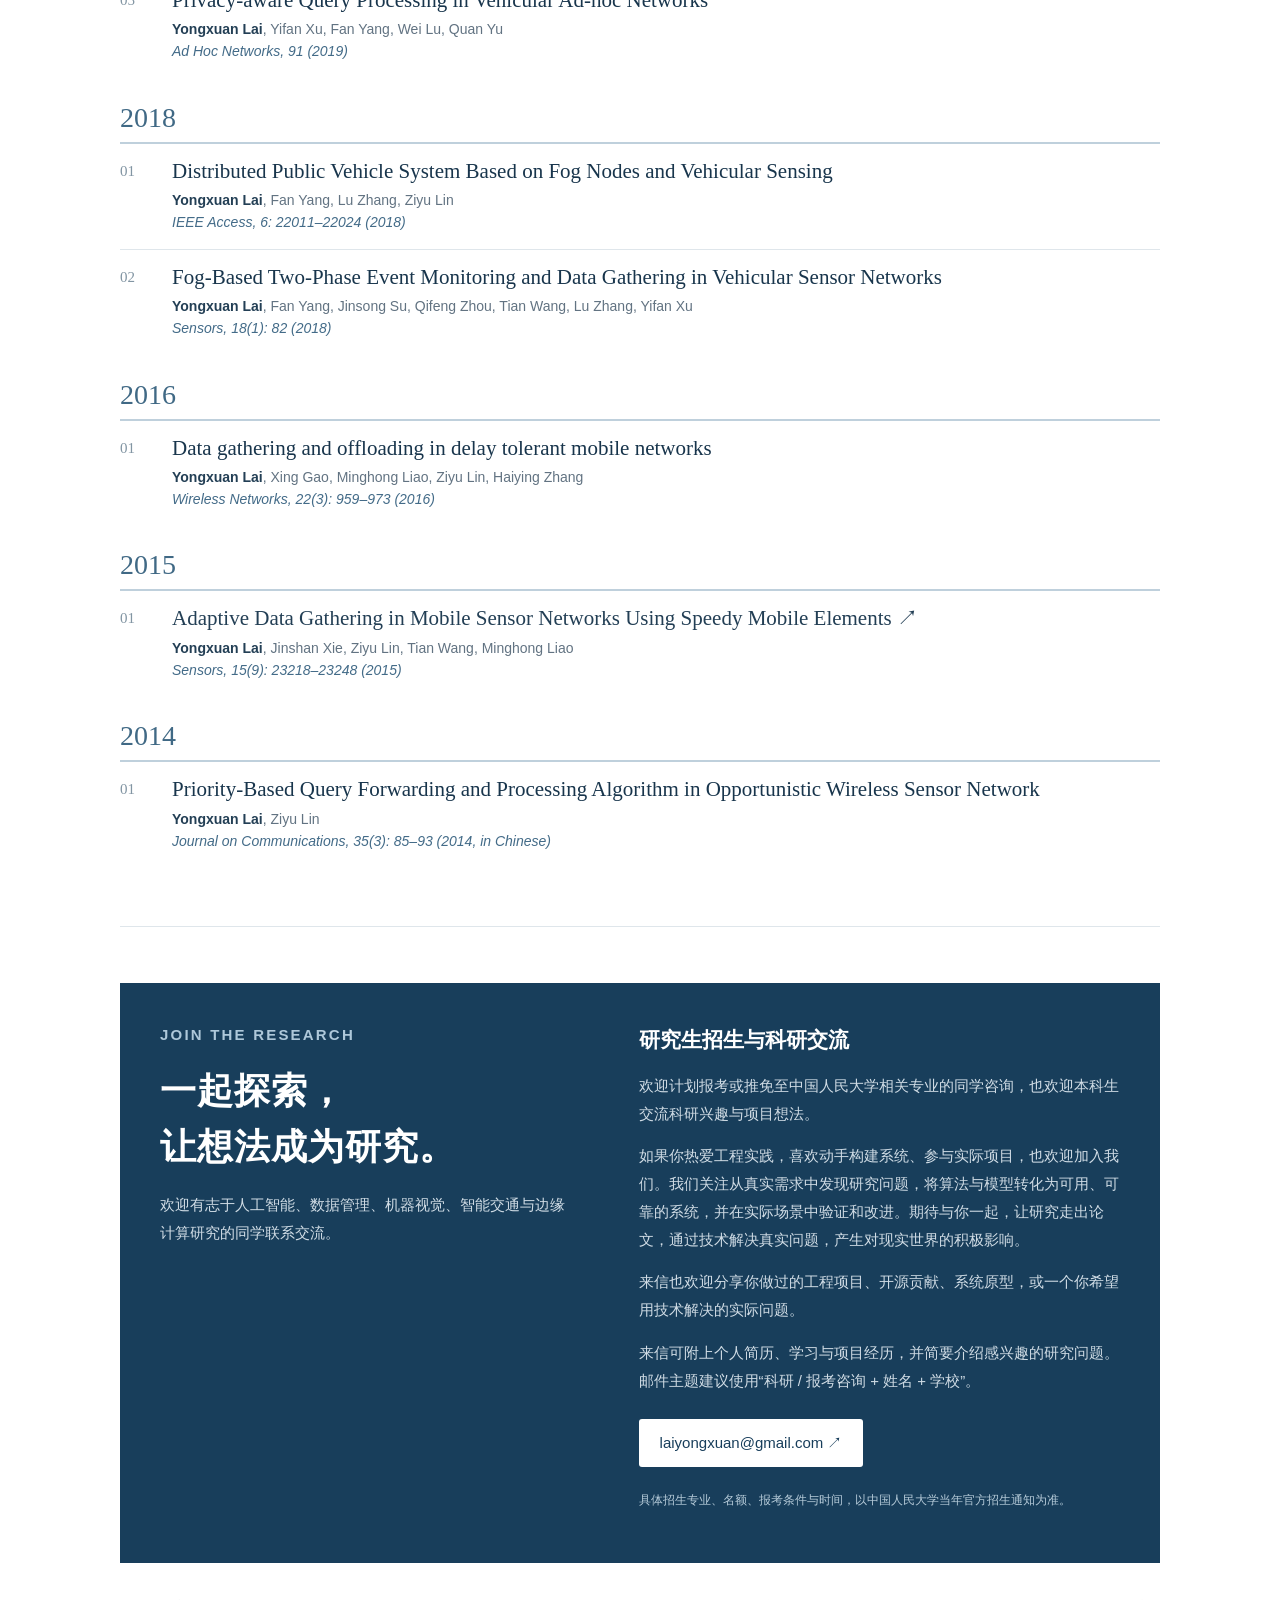
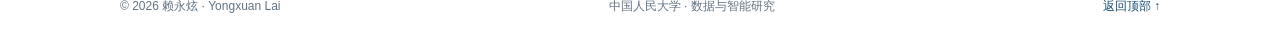
<file: zh.html>
<!doctype html>
<html lang="zh-CN">

<head>
    <meta charset="utf-8">
    <meta name="viewport" content="width=device-width, initial-scale=1">
    <title>赖永炫 Yongxuan Lai | 中国人民大学 · 学术主页</title>
    <meta name="description" content="中国人民大学信息学院计算机系、中国人民大学福州研究院赖永炫的学术主页：人工智能与智能体、数据管理、机器视觉、智能交通与边缘计算。科研论文、项目及研究生招生。">
    <meta name="theme-color" content="#163e65">
    <link rel="icon" href="assets/favicon.svg" type="image/svg+xml">
    <link rel="stylesheet" href="style.css">
    <link rel="alternate" hreflang="en" href="https://laiyongxuan.github.io/">
    <link rel="alternate" hreflang="zh-CN" href="https://laiyongxuan.github.io/zh.html">
    <link rel="alternate" hreflang="x-default" href="https://laiyongxuan.github.io/">
    <link rel="canonical" href="https://laiyongxuan.github.io/zh.html">
</head>

<body>
    <a class="skip" href="#main">跳转到正文</a>
    <header>
        <div class="site-identity"><a class="university-emblem" href="https://www.ruc.edu.cn/" target="_blank"
                rel="noopener noreferrer" aria-label="中国人民大学官网"><img src="assets/ruc-emblem.png" alt="中国人民大学校徽"
                    width="924" height="300"></a><a class="brand" href="#about"><span>赖永炫 <small>Yongxuan
                        Lai</small></span></a></div>
        <nav aria-label="主导航"><a href="#research">研究方向</a><a href="#projects">科研项目</a><a href="#teaching">教学与服务</a><a
                href="#publications">学术论文</a><a class="nav-join" href="#join">招生与联系 ↗</a><a class="language-switch"
                href="index.html" lang="en" hreflang="en">English</a></nav>
    </header>
    <main id="main">
        <section class="hero" id="about">
            <div class="intro">
                <p class="eyebrow">RENMIN UNIVERSITY OF CHINA · SCHOOL OF INFORMATION</p>
                <h1>赖永炫 <span>Yongxuan Lai</span></h1>
                <p class="position">教授 · <a class="affiliation-link" href="https://info.ruc.edu.cn/" target="_blank"
                        rel="noopener noreferrer">中国人民大学信息学院计算机系</a><br><a class="affiliation-link"
                        href="https://ang.ruc.edu.cn/jxxm/tsjxzy/e8e44a99be1045ada964fd73d79098ff.htm" target="_blank"
                        rel="noopener noreferrer">中国人民大学福州研究院</a><br>中国人民大学数据与人工智能研发实验中心副主任</p>
                <p class="lead">面向真实世界的数据与智能研究</p>
                <p>我的研究围绕数据管理与人工智能展开，关注智能体、机器视觉、智能交通与边缘计算，探索从算法研究到实际系统应用的连接。</p>
                <p>现任<a class="affiliation-link" href="https://info.ruc.edu.cn/" target="_blank"
                        rel="noopener noreferrer">中国人民大学信息学院计算机系</a>教授，同时在<a class="affiliation-link"
                        href="https://ang.ruc.edu.cn/jxxm/tsjxzy/e8e44a99be1045ada964fd73d79098ff.htm" target="_blank"
                        rel="noopener noreferrer">中国人民大学福州研究院</a>工作。2009 年获中国人民大学计算机应用技术博士学位，2009 年至 2026 年 9 月在<a
                        class="affiliation-link" href="https://informatics.xmu.edu.cn/" target="_blank"
                        rel="noopener noreferrer">厦门大学信息学院</a>工作，2019 年起任教授。</p>
                <div class="hero-links"><a class="button" href="mailto:laiyongxuan@gmail.com">邮件联系 ↗</a><a
                        href="https://info.ruc.edu.cn/" target="_blank" rel="noopener noreferrer">人大信息学院 ↗</a><a
                        href="https://scholar.xmu.edu.cn/Authors/Index?id=LaiYongXuan" target="_blank"
                        rel="noopener noreferrer">历史成果（厦大）↗</a></div>
            </div>
            <aside class="profile"><img src="assets/portrait.jpg" alt="赖永炫" width="225" height="285">
                <div><span class="profile-label">RESEARCH & EDUCATION</span>
                    <p>数据 · 算法 · 智能系统</p><a href="mailto:laiyongxuan@gmail.com">laiyongxuan@gmail.com</a><small>中国 · 北京
                        / 福州</small>
                </div>
            </aside>
        </section>
        <a class="recruit-strip" href="#join"><span><i></i> 欢迎对科研充满好奇的同学</span><span>研究生报考咨询 · 本科生科研交流
                <b>↗</b></span></a>
        <section id="research">
            <div class="section-heading">
                <div>
                    <p class="eyebrow">RESEARCH INTERESTS</p>
                    <h2>研究方向</h2>
                </div>
                <p>从数据中发现问题，以智能方法求解。</p>
            </div>
            <div class="research-grid">
                <article><span class="number">01 /</span>
                    <h3>人工智能与智能体</h3>
                    <p>大模型应用、智能体与数据分析，面向行业场景探索智能系统的设计与应用。</p>
                    <div class="tags"><span>AI Agents</span><span>大模型应用</span></div>
                </article>
                <article><span class="number">02 /</span>
                    <h3>机器视觉与生成模型</h3>
                    <p>工业视觉缺陷检测、细粒度图像生成与图像增强，研究深度学习在视觉任务中的应用。</p>
                    <div class="tags"><span>Computer Vision</span><span>Diffusion Models</span></div>
                </article>
                <article><span class="number">03 /</span>
                    <h3>智能交通与边缘计算</h3>
                    <p>车联网数据采集、交通时空分析、车辆调度，以及强化学习驱动的计算卸载与服务迁移。</p>
                    <div class="tags"><span>Intelligent Transportation</span><span>Edge Computing</span></div>
                </article>
                <article><span class="number">04 /</span>
                    <h3>数据管理与智慧治理</h3>
                    <p>数据管理与挖掘、图算法与组合优化，探索数据要素、数字化转型及智慧治理应用。</p>
                    <div class="tags"><span>Data Management</span><span>Optimization</span></div>
                </article>
            </div>
        </section>
        <section id="projects">
            <div class="section-heading">
                <div>
                    <p class="eyebrow">RESEARCH PROJECTS</p>
                    <h2>科研项目与产学合作</h2>
                </div>
                <p>基础研究与实际应用相互促进。</p>
            </div>
            <div class="projects">
                <article class="featured-project">
                    <p class="eyebrow">AI AGENTS · 2025.05—2028.05</p>
                    <h3>AI 智能体联合实验室</h3>
                    <p>围绕人工智能与智能体开展产学研合作，连接学术研究与行业应用场景。</p>
                    <p class="project-meta">鲸海拾贝（厦门）科技有限公司 · 主持</p>
                </article>
                <article>
                    <p class="project-meta">福建省自然科学基金 · 2023.08—2026.08</p>
                    <h3>基于强化学习的边缘计算卸载和服务迁移研究</h3>
                    <p>项目编号 2023J01351 · 主持</p>
                </article>
                <article>
                    <p class="project-meta">国家自然科学基金面上项目 · 2017—2020</p>
                    <h3>车载网络环境下基于雾计算模式的适应性数据收集技术研究</h3>
                    <p>项目编号 61672441 · 主持</p>
                </article>
                <article>
                    <p class="project-meta">国家自然科学基金 · 子课题 · 2019—2022</p>
                    <h3>基于雾计算模式的传感云可信数据收集技术</h3>
                    <p>项目编号 61872154 · 子课题负责人</p>
                </article>
                <article>
                    <p class="project-meta">国家科技支撑计划课题 · 2015—2017</p>
                    <h3>大学生创业就业信息门户和非实物交易平台关键技术研发及应用示范</h3>
                    <p>项目编号 2015BAH16F00/01 · 负责人</p>
                </article>
                <article>
                    <p class="project-meta">产学合作 · 2023—2024</p>
                    <h3>基于深度学习的烟包质量视觉云服务系统的研发与应用</h3>
                    <p>龙岩烟草工业公司 · 主持</p>
                </article>
                <article>
                    <p class="project-meta">智慧治理 · 2021—2022</p>
                    <h3>龙岩市惠企政策智能化推送和精准匹配系统</h3>
                    <p>厦门大学龙岩产教融合研究院 · 主持</p>
                </article>
            </div>
            <p class="section-note">所列为在厦门大学工作期间开展的项目，起止时间依据简历所列计划周期；不表示项目已转入现单位。</p>
        </section>
        <section id="teaching">
            <div class="section-heading">
                <div>
                    <p class="eyebrow">TEACHING & ACADEMIC SERVICE</p>
                    <h2>教学与学术服务</h2>
                </div>
            </div>
            <div class="two-columns">
                <div>
                    <h3 class="subheading">课程与教材</h3>
                    <p>讲授中间件技术、人机交互技术、大数据分析技术、数据挖掘、人工智能导论、高级数据库系统等课程。</p>
                    <ul class="clean-list">
                        <li><strong>《中间件技术基础和 Java 实践》</strong><span>赖永炫 · 清华大学出版社 · 2024</span></li>
                        <li><strong>《Spark 编程基础（Scala 版第 2 版）》</strong><span>林子雨、赖永炫、陶继平 · 人民邮电出版社 · 2022</span></li>
                        <li><strong>《Spark 编程基础（Python 版）》</strong><span>林子雨、郑海山、赖永炫 · 人民邮电出版社 · 2020</span></li>
                    </ul>
                </div>
                <div>
                    <h3 class="subheading">学术服务与代表性奖励</h3>
                    <ul class="clean-list">
                        <li>中国计算机学会数据库专委会、普适计算专委会执行委员</li>
                        <li>中国人工智能学会中小学工作委员会委员</li>
                        <li>ICA3PP 2021 会议主席；CCF 数据库暑期学校 2023 执行主席</li>
                        <li>福建省科技进步奖二等奖（2020）、三等奖（2024）</li>
                        <li>厦门市科技进步奖二等奖（2021）</li>
                        <li>CSC-IBM 中国优秀教师奖教金（2019 年度）</li>
                    </ul>
                </div>
            </div>
        </section>
        <section id="experience">
            <div class="section-heading">
                <div>
                    <p class="eyebrow">ACADEMIC JOURNEY</p>
                    <h2>学术经历</h2>
                </div>
            </div>
            <div class="timeline">
                <p><time>现任</time><span>教授 · <a class="affiliation-link" href="https://info.ruc.edu.cn/" target="_blank"
                            rel="noopener noreferrer">中国人民大学信息学院计算机系</a><br><a class="affiliation-link"
                            href="https://ang.ruc.edu.cn/jxxm/tsjxzy/e8e44a99be1045ada964fd73d79098ff.htm"
                            target="_blank" rel="noopener noreferrer">中国人民大学福州研究院</a></span></p>
                <p><time>2019—2026.09</time><span><a class="affiliation-link" href="https://informatics.xmu.edu.cn/"
                            target="_blank" rel="noopener noreferrer">厦门大学信息学院</a>软件工程系 · 教授</span></p>
                <p><time>2017—2018</time><span>澳大利亚昆士兰大学 · 访问学者</span></p>
                <p><time>2013—2019</time><span>厦门大学国家示范性软件学院 · 副教授</span></p>
                <p><time>2009—2013</time><span>厦门大学国家示范性软件学院 · 助理教授</span></p>
                <p><time>2004—2009</time><span>中国人民大学 · 计算机应用技术博士（硕博连读）</span></p>
                <p><time>2000—2004</time><span>中国人民大学经济信息管理系 · 本科</span></p>
            </div>
        </section>
        <section id="publications">
            <div class="section-heading">
                <div>
                    <p class="eyebrow">PUBLICATIONS BY YEAR</p>
                    <h2>学术论文</h2>
                </div>
                <p>按年度整理 · 更新于 2026.10.02</p>
            </div>
            <nav class="year-nav" aria-label="论文年份"><a href="#papers-2026">2026</a><a href="#papers-2025">2025</a><a
                    href="#papers-2024">2024</a><a href="#papers-2023">2023</a><a href="#papers-2022">2022</a><a
                    href="#papers-2021">2021</a><a href="#papers-2020">2020</a><a href="#papers-2019">2019</a><a
                    href="#papers-2018">2018</a><a href="#papers-2016">2016</a><a href="#papers-2015">2015</a><a
                    href="#papers-2014">2014</a></nav>
          
            <div class="publication-year" id="papers-2026">
                <h3>2026</h3>
                <div class="paper-list">
                    <article class="paper" data-status="published">
                        <div class="paper-index">01</div>
                        <div>
                            <h4><a href="https://doi.org/10.1109/JBHI.2026.3737835">L2DiffM: LLM-Guided Variational
                                    Expert Diffusion for Target-Aware 3D Molecular Generation ↗</a></h4>
                            <p>Jiahao Liu, <strong>Yongxuan Lai</strong>, Jie Xia, Fan Yang</p>
                            <p class="venue">IEEE Journal of Biomedical and Health Informatics · Early Access, pp. 1–13
                                (2026)</p>
                            <p class="paper-note">在线发表日期：2026 年 9 月 30 日。</p><a class="paper-link"
                                href="https://ieeexplore.ieee.org/document/11715883">IEEE Xplore ↗</a>
                        </div>
                    </article>
                    <article class="paper" data-status="published">
                        <div class="paper-index">02</div>
                        <div>
                            <h4><a href="https://doi.org/10.1007/s10878-025-01387-z">PTAS for Euclidean travelling
                                    salesman problem with soft time windows ↗</a></h4>
                            <p>Liang Song, Songsong Wu, <strong>Yongxuan Lai</strong>, Chunyan Liu, Hejiao Huang,
                                Hongwei Du</p>
                            <p class="venue">Journal of Combinatorial Optimization, 51, 13 (2026)</p>
                        </div>
                    </article>
                    <article class="paper" data-status="accepted">
                        <div class="paper-index">03</div>
                        <div>
                            <h4>DBM-Bid: Dual-Branch Modulated Bidding for Offline Constrained Auto-Bidding</h4>
                            <p>Zijie Bian, Ningyuan Zhao, <strong>Yongxuan Lai</strong>, Fan Yang</p>
                            <p class="venue">IEEE International Conference on Data Mining (ICDM 2026) · Accepted</p>
                            <p class="paper-note">已被 ICDM 2026 录用。</p>
                        </div>
                    </article>
                </div>
            </div>
            <div class="publication-year" id="papers-2025">
                <h3>2025</h3>
                <div class="paper-list">
                    <article class="paper" data-status="published">
                        <div class="paper-index">01</div>
                        <div>
                            <h4><a href="https://doi.org/10.1109/ECIS65594.2025.11086670">Enhancing Removal Reductions
                                    for Finding Minimum Weight Vertex Covers ↗</a></h4>
                            <p>Yi Fan, Quan Yu, Kaile Su, <strong>Yongxuan Lai</strong>, Longin Jan Latecki</p>
                            <p class="venue">IEEE 2nd International Conference on Electronics, Communications and
                                Intelligent Science (ECIS), 2025</p><a class="paper-link"
                                href="https://cis.temple.edu/~latecki/Papers/YiFan2025.pdf">作者公开版本 ↗</a>
                        </div>
                    </article>
                    <article class="paper" data-status="published">
                        <div class="paper-index">02</div>
                        <div>
                            <h4><a href="https://doi.org/10.1007/s10489-024-06215-1">FineDiffusion: scaling up diffusion
                                    models for fine-grained image generation with 10,000 classes ↗</a></h4>
                            <p>Ziying Pan, Kun Wang, Gang Li, Feihong He, <strong>Yongxuan Lai</strong></p>
                            <p class="venue">Applied Intelligence, 55, 309 (2025)</p><a class="paper-link"
                                href="https://finediffusion.github.io/">项目主页 ↗</a><a class="paper-link"
                                href="https://github.com/FineDiffusion/FineDiffusion/">代码 ↗</a>
                        </div>
                    </article>
                    <article class="paper" data-status="published">
                        <div class="paper-index">03</div>
                        <div>
                            <h4><a href="https://doi.org/10.1007/978-981-96-6596-9_20">MASR: Efficient Multi-attention
                                    Network For Single Image Super-Resolution ↗</a></h4>
                            <p>Tao Gong, Zihao Jian, Honghao Wu, <strong>Yongxuan Lai</strong>, Liang Song</p>
                            <p class="venue">ICONIP 2024 · Lecture Notes in Computer Science, 15293: 283–296
                                (proceedings published in 2025)</p>
                            <p class="paper-note">会议年份为 2024，论文集出版年份为 2025。</p>
                        </div>
                    </article>
                </div>
            </div>
            <div class="publication-year" id="papers-2024">
                <h3>2024</h3>
                <div class="paper-list">
                    <article class="paper" data-status="published">
                        <div class="paper-index">01</div>
                        <div>
                            <h4><a href="https://doi.org/10.1007/978-981-97-7241-4_22">A Multi-Agent Service Migration
                                    Algorithm for Mobile Edge Computing with Diversified Services ↗</a></h4>
                            <p>Jining Chen, Linbo Liao, <strong>Yongxuan Lai</strong>, Liang Song, Fan Yang</p>
                            <p class="venue">APWeb-WAIM 2024 · Lecture Notes in Computer Science, 14964</p>
                        </div>
                    </article>
                    <article class="paper" data-status="published">
                        <div class="paper-index">02</div>
                        <div>
                            <h4>Temporal Coverage Optimization for Epoch-based Vehicular Crowdsensing Recruitment</h4>
                            <p>Ziying Pan, <strong>Yongxuan Lai</strong>, Yi Fan, Yiling Huang, Liang Song, Fan Yang</p>
                            <p class="venue">IEEE International Conference on Parallel and Distributed Systems (ICPADS),
                                2024</p>
                        </div>
                    </article>
                </div>
            </div>
            <div class="publication-year" id="papers-2023">
                <h3>2023</h3>
                <div class="paper-list">
                    <article class="paper" data-status="published">
                        <div class="paper-index">01</div>
                        <div>
                            <h4><a href="https://doi.org/10.1016/j.jpdc.2022.09.006">Online computation offloading with
                                    double reinforcement learning algorithm in mobile edge computing ↗</a></h4>
                            <p>Linbo Liao, <strong>Yongxuan Lai</strong>, Fan Yang, Wenhua Zeng</p>
                            <p class="venue">Journal of Parallel and Distributed Computing, 171: 28–39 (2023)</p>
                        </div>
                    </article>
                </div>
            </div>
            <div class="publication-year" id="papers-2022">
                <h3>2022</h3>
                <div class="paper-list">
                    <article class="paper" data-status="published">
                        <div class="paper-index">01</div>
                        <div>
                            <h4><a href="https://doi.org/10.1109/TITS.2022.3204644">Data-Driven Flexible Vehicle
                                    Scheduling and Route Optimization ↗</a></h4>
                            <p><strong>Yongxuan Lai</strong>, Fan Yang, Ge Meng, Wei Lu</p>
                            <p class="venue">IEEE Transactions on Intelligent Transportation Systems, 23(12):
                                23099–23113 (2022)</p>
                        </div>
                    </article>
                    <article class="paper" data-status="published">
                        <div class="paper-index">02</div>
                        <div>
                            <h4><a href="https://doi.org/10.1109/TITS.2022.3147211">Optimized Large-Scale Road Sensing
                                    Through Crowdsourced Vehicles ↗</a></h4>
                            <p><strong>Yongxuan Lai</strong>, Yifan Xu, Duojian Mai, Yi Fan, Fan Yang</p>
                            <p class="venue">IEEE Transactions on Intelligent Transportation Systems, 2022</p>
                        </div>
                    </article>
                    <article class="paper" data-status="published">
                        <div class="paper-index">03</div>
                        <div>
                            <h4>Utility-Based Matching of Vehicles and Hybrid Requests on Rider Demand Responsive
                                Systems</h4>
                            <p><strong>Yongxuan Lai</strong>, Shipeng Yang, Anshu Xiong, Fan Yang, Lei Li, Xiaofang Zhou
                            </p>
                            <p class="venue">IEEE Transactions on Intelligent Transportation Systems, 23(2): 1058–1072
                                (2022)</p>
                        </div>
                    </article>
                    <article class="paper" data-status="published">
                        <div class="paper-index">04</div>
                        <div>
                            <h4>一种基于信息熵迁移的文本检测模型自蒸馏方法</h4>
                            <p>Jianwei Chen, Fan Yang, <strong>Yongxuan Lai</strong></p>
                            <p class="venue">Acta Automatica Sinica, 2022 (in Chinese)</p>
                        </div>
                    </article>
                </div>
            </div>
            <div class="publication-year" id="papers-2021">
                <h3>2021</h3>
                <div class="paper-list">
                    <article class="paper" data-status="published">
                        <div class="paper-index">01</div>
                        <div>
                            <h4>An Adaptive Robust Semi-supervised Clustering Framework Using Weighted Consensus of
                                Random k-Means Ensemble</h4>
                            <p><strong>Yongxuan Lai</strong>, Songyao He, Zhijie Lin, Fan Yang, Qifeng Zhou, Xiaofang
                                Zhou</p>
                            <p class="venue">IEEE Transactions on Knowledge and Data Engineering, 33(5), 2021</p>
                        </div>
                    </article>
                </div>
            </div>
            <div class="publication-year" id="papers-2020">
                <h3>2020</h3>
                <div class="paper-list">
                    <article class="paper" data-status="published">
                        <div class="paper-index">01</div>
                        <div>
                            <h4><a href="https://doi.org/10.13328/j.cnki.jos.005901">基于时空相关属性模型的公交到站时间预测算法 ↗</a></h4>
                            <p><strong>Yongxuan Lai</strong>, Lu Zhang, Fan Yang, Wei Lu, Tian Wang</p>
                            <p class="venue">Journal of Software, 31(3): 648–662 (2020, in Chinese)</p>
                        </div>
                    </article>
                </div>
            </div>
            <div class="publication-year" id="papers-2019">
                <h3>2019</h3>
                <div class="paper-list">
                    <article class="paper" data-status="published">
                        <div class="paper-index">01</div>
                        <div>
                            <h4>Urban Traffic Coulomb’s Law: A New Approach for Taxi Route Recommendation</h4>
                            <p><strong>Yongxuan Lai</strong>, Zheng Lv, Kuan-Ching Li, Minghong Liao</p>
                            <p class="venue">IEEE Transactions on Intelligent Transportation Systems, 20(8): 3024–3037
                                (2019)</p>
                        </div>
                    </article>
                    <article class="paper" data-status="published">
                        <div class="paper-index">02</div>
                        <div>
                            <h4>Efficient Local Search for Minimum Dominating Sets in Large Graphs</h4>
                            <p>Yi Fan, <strong>Yongxuan Lai</strong>, Chengqian Li, Nan Li, Zongjie Ma, Jun Zhou, Longin
                                Jan Latecki, Kaile Su</p>
                            <p class="venue">International Conference on Database Systems for Advanced Applications
                                (DASFAA), 2019</p>
                        </div>
                    </article>
                    <article class="paper" data-status="published">
                        <div class="paper-index">03</div>
                        <div>
                            <h4>CASQ: Adaptive and Cloud-assisted Query Processing in Vehicular Sensor Networks</h4>
                            <p><strong>Yongxuan Lai</strong>, Lu Zhang, Fan Yang, Zheng Lv, Tian Wang, Kuan-Ching Li</p>
                            <p class="venue">Future Generation Computer Systems, 94: 237–249 (2019)</p>
                        </div>
                    </article>
                    <article class="paper" data-status="published">
                        <div class="paper-index">04</div>
                        <div>
                            <h4>Efficient Data Request Answering in Vehicular Ad-hoc Networks Based on Fog Nodes and
                                Filters</h4>
                            <p><strong>Yongxuan Lai</strong>, Hailin Lin, Fan Yang, Tian Wang</p>
                            <p class="venue">Future Generation Computer Systems, 93: 130–142 (2019)</p>
                        </div>
                    </article>
                    <article class="paper" data-status="published">
                        <div class="paper-index">05</div>
                        <div>
                            <h4>Privacy-aware Query Processing in Vehicular Ad-hoc Networks</h4>
                            <p><strong>Yongxuan Lai</strong>, Yifan Xu, Fan Yang, Wei Lu, Quan Yu</p>
                            <p class="venue">Ad Hoc Networks, 91 (2019)</p>
                        </div>
                    </article>
                </div>
            </div>
            <div class="publication-year" id="papers-2018">
                <h3>2018</h3>
                <div class="paper-list">
                    <article class="paper" data-status="published">
                        <div class="paper-index">01</div>
                        <div>
                            <h4>Distributed Public Vehicle System Based on Fog Nodes and Vehicular Sensing</h4>
                            <p><strong>Yongxuan Lai</strong>, Fan Yang, Lu Zhang, Ziyu Lin</p>
                            <p class="venue">IEEE Access, 6: 22011–22024 (2018)</p>
                        </div>
                    </article>
                    <article class="paper" data-status="published">
                        <div class="paper-index">02</div>
                        <div>
                            <h4>Fog-Based Two-Phase Event Monitoring and Data Gathering in Vehicular Sensor Networks
                            </h4>
                            <p><strong>Yongxuan Lai</strong>, Fan Yang, Jinsong Su, Qifeng Zhou, Tian Wang, Lu Zhang,
                                Yifan Xu</p>
                            <p class="venue">Sensors, 18(1): 82 (2018)</p>
                        </div>
                    </article>
                </div>
            </div>
            <div class="publication-year" id="papers-2016">
                <h3>2016</h3>
                <div class="paper-list">
                    <article class="paper" data-status="published">
                        <div class="paper-index">01</div>
                        <div>
                            <h4>Data gathering and offloading in delay tolerant mobile networks</h4>
                            <p><strong>Yongxuan Lai</strong>, Xing Gao, Minghong Liao, Ziyu Lin, Haiying Zhang</p>
                            <p class="venue">Wireless Networks, 22(3): 959–973 (2016)</p>
                        </div>
                    </article>
                </div>
            </div>
            <div class="publication-year" id="papers-2015">
                <h3>2015</h3>
                <div class="paper-list">
                    <article class="paper" data-status="published">
                        <div class="paper-index">01</div>
                        <div>
                            <h4><a href="https://doi.org/10.3390/s150923218">Adaptive Data Gathering in Mobile Sensor
                                    Networks Using Speedy Mobile Elements ↗</a></h4>
                            <p><strong>Yongxuan Lai</strong>, Jinshan Xie, Ziyu Lin, Tian Wang, Minghong Liao</p>
                            <p class="venue">Sensors, 15(9): 23218–23248 (2015)</p>
                        </div>
                    </article>
                </div>
            </div>
            <div class="publication-year" id="papers-2014">
                <h3>2014</h3>
                <div class="paper-list">
                    <article class="paper" data-status="published">
                        <div class="paper-index">01</div>
                        <div>
                            <h4>Priority-Based Query Forwarding and Processing Algorithm in Opportunistic Wireless
                                Sensor Network</h4>
                            <p><strong>Yongxuan Lai</strong>, Ziyu Lin</p>
                            <p class="venue">Journal on Communications, 35(3): 85–93 (2014, in Chinese)</p>
                        </div>
                    </article>
                </div>
            </div>
        </section>
        <section class="join" id="join">
            <div>
                <p class="eyebrow">JOIN THE RESEARCH</p>
                <h2>一起探索，<br>让想法成为研究。</h2>
                <p>欢迎有志于人工智能、数据管理、机器视觉、智能交通与边缘计算研究的同学联系交流。</p>
            </div>
            <div>
                <h3>研究生招生与科研交流</h3>
                <p>欢迎计划报考或推免至中国人民大学相关专业的同学咨询，也欢迎本科生交流科研兴趣与项目想法。</p>
                <p>如果你热爱工程实践，喜欢动手构建系统、参与实际项目，也欢迎加入我们。我们关注从真实需求中发现研究问题，将算法与模型转化为可用、可靠的系统，并在实际场景中验证和改进。期待与你一起，让研究走出论文，通过技术解决真实问题，产生对现实世界的积极影响。
                </p>
                <p>来信也欢迎分享你做过的工程项目、开源贡献、系统原型，或一个你希望用技术解决的实际问题。</p>
                <p>来信可附上个人简历、学习与项目经历，并简要介绍感兴趣的研究问题。邮件主题建议使用“科研 / 报考咨询 + 姓名 + 学校”。</p><a class="button light"
                    href="mailto:laiyongxuan@gmail.com?subject=%E7%A7%91%E7%A0%94%20%2F%20%E6%8A%A5%E8%80%83%E5%92%A8%E8%AF%A2">laiyongxuan@gmail.com
                    ↗</a>
                <p class="join-note">具体招生专业、名额、报考条件与时间，以中国人民大学当年官方招生通知为准。</p>
            </div>
        </section>
    </main>
    <footer><span>© 2026 赖永炫 · Yongxuan Lai</span><span>中国人民大学 · 数据与智能研究</span><a href="#about">返回顶部 ↑</a></footer>
</body>

</html>
</file>
<file: style.css>
:root{--ink:#18354c;--blue:#164d78;--muted:#627382;--line:#dfe6eb;--paper:#fff;--wash:#f4f7fa}*{box-sizing:border-box}html{scroll-behavior:smooth;scroll-padding-top:95px}body{margin:0;background:var(--paper);color:var(--ink);font-family:Inter,"Segoe UI","Microsoft YaHei",sans-serif;font-size:17px;line-height:1.85}a{color:var(--blue);text-decoration:none}a:hover{text-decoration:underline;text-underline-offset:5px}a:focus-visible{outline:3px solid #bc843f;outline-offset:5px}header{max-width:1200px;margin:auto;min-height:98px;display:flex;align-items:center;justify-content:space-between;padding:20px 40px;border-bottom:1px solid var(--line);gap:24px}.brand{display:flex;gap:15px;align-items:center;font-family:Georgia,serif;font-size:37px;font-weight:bold;line-height:1.3}.brand>span{border-left:1px solid var(--line);padding-left:15px;font-family:"Microsoft YaHei",sans-serif;font-size:20px}.brand small{display:block;font-weight:400;font-family:Georgia,serif;font-size:14px;letter-spacing:1px;margin-top:3px}nav{display:flex;gap:26px;font-size:15px}nav a{color:#475d6c}.nav-join{color:var(--blue);font-weight:600}main{max-width:1120px;margin:auto;padding:0 40px}.hero{display:grid;grid-template-columns:1fr 240px;gap:85px;padding:70px 0 54px;border:0}.eyebrow{font-size:12px;letter-spacing:2.2px;font-weight:700;color:#6c8394;line-height:1.6;margin:0 0 16px}h1{font-size:53px;letter-spacing:2px;line-height:1.3;margin:0 0 14px;font-weight:600}h1 span{font-family:Georgia,serif;font-size:33px;font-weight:400;letter-spacing:0;display:block;margin-top:9px;color:#57758b}.position{font-size:17px;margin:0 0 28px;color:var(--blue)}.lead{font-size:25px!important;font-weight:600;margin-bottom:12px!important}.intro>p:not(.eyebrow):not(.position){font-size:16px;line-height:1.95}.intro>p:not(.lead):not(.position):not(.eyebrow){color:#526574}.hero-links{display:flex;align-items:center;gap:22px;flex-wrap:wrap;margin-top:28px;font-size:14px}.button{display:inline-block;background:var(--blue);color:white;padding:10px 21px;border-radius:3px}.profile{padding-top:8px}.profile img{display:block;width:208px;height:263px;object-fit:cover;object-position:top;border-radius:3px;background:var(--wash)}.profile>div{border-left:2px solid #b2c6d5;margin-top:24px;padding-left:15px}.profile-label{font-size:10px;letter-spacing:1.5px;color:var(--muted)}.profile p{font-size:16px;margin:5px 0}.profile a{font-size:14px}.profile small{display:block;color:var(--muted);font-size:14px}.recruit-strip{display:flex;justify-content:space-between;gap:14px;background:#edf4f7;padding:17px 23px;border-left:3px solid #5789a7;font-size:15px}.recruit-strip i{display:inline-block;width:7px;height:7px;background:#4e857c;border-radius:50%;margin-right:9px}.recruit-strip b{margin-left:14px}section{padding:59px 0;border-bottom:1px solid var(--line);scroll-margin-top:15px}.section-heading{display:flex;justify-content:space-between;align-items:end;gap:20px;margin-bottom:29px}.section-heading .eyebrow{margin-bottom:7px}h2{font-size:30px;letter-spacing:1px;font-weight:600;line-height:1.5;margin:0}.section-heading>p{font-size:14px;color:var(--muted);margin:0 0 5px}h3{font-size:20px;font-weight:600;line-height:1.6;margin:0 0 12px}.research-grid{display:grid;grid-template-columns:repeat(4,1fr);gap:24px}.research-grid article{border-top:2px solid #bfd0dc;padding-top:15px}.number{font:italic 19px Georgia,serif;color:#6a899e}.research-grid h3{margin:14px 0 10px;font-size:18px}.research-grid p{font-size:15px;color:var(--muted);margin:0 0 17px}.tags{display:flex;gap:5px;flex-wrap:wrap}.tags span{font-size:10px;color:#486a81;background:#f0f4f7;padding:2px 7px}.paper{display:grid;grid-template-columns:76px 1fr;gap:24px;padding:25px 0;border-top:1px solid var(--line)}.paper:first-child{border-top:0;padding-top:4px}.year{font:23px Georgia,serif;color:#406985;padding-top:2px}.year span{display:block;font:10px "Microsoft YaHei",sans-serif;color:#588678;margin-top:10px}.paper h3{font-family:Georgia,"Times New Roman",serif;font-size:22px;line-height:1.45;margin-bottom:8px;font-weight:500}.paper h3 a{color:#233f55}.paper p{font-size:14px;line-height:1.8;color:var(--muted);margin:3px 0}.paper strong{color:#233f55;font-weight:600}.paper .venue{color:#436b88;font-style:italic}.paper .paper-note{margin-top:8px}.paper-link{display:inline-block;font-size:13px;margin:8px 15px 0 0;border-bottom:1px solid #c6d6e1}.section-note{font-size:13px;color:var(--muted);margin:22px 0 0}.projects{display:grid;grid-template-columns:1fr 1fr;gap:0 32px}.projects article{border-top:1px solid var(--line);padding:23px 0}.projects .featured-project{grid-column:1/-1;background:var(--wash);padding:28px 30px;margin-bottom:20px;border:0;border-left:3px solid #739bb6}.projects h3{font-size:18px;margin:7px 0}.projects p{font-size:14px;color:var(--muted);margin:4px 0}.projects .eyebrow{font-size:12px;color:var(--blue);margin-bottom:8px}.project-meta{color:#5b7990!important}.two-columns{display:grid;grid-template-columns:1fr 1fr;gap:65px}.two-columns p,.clean-list{font-size:15px;color:var(--muted)}.subheading{font-size:18px}.clean-list{list-style:none;padding:0;margin:16px 0 0}.clean-list li{padding:10px 0;border-bottom:1px solid #edf0f3}.clean-list strong{font-weight:500;color:var(--ink)}.clean-list span{display:block;font-size:13px;margin-top:4px}.timeline p{display:grid;grid-template-columns:155px 1fr;gap:20px;font-size:15px;margin:0;padding:10px 0}.timeline time{color:#7b8f9e;font-family:Georgia,serif;font-size:17px}.join{margin-top:56px;background:#183e5b;color:#fff;padding:40px;display:grid;grid-template-columns:1fr 1.15fr;gap:60px;border:0}.join .eyebrow{color:#aec8da}.join h2{font-size:36px;line-height:1.55;margin-bottom:16px}.join p{font-size:15px;color:#d0dce5}.join h3{font-size:21px}.join .light{background:#fff;color:#183e5b;font-size:15px;margin:10px 0}.join .join-note{font-size:12px;color:#b6cbd9}.skip{position:absolute;left:-1000px}.skip:focus{left:12px;top:12px;background:white;z-index:10;padding:12px}footer{max-width:1120px;margin:0 auto;padding:32px 40px;display:flex;gap:20px;justify-content:space-between;font-size:12px;color:var(--muted)}@media(max-width:900px){header{flex-wrap:wrap}nav{gap:22px;flex-wrap:wrap}.hero{gap:35px;grid-template-columns:1fr 208px}.research-grid{grid-template-columns:1fr 1fr}.join{gap:30px}.two-columns{gap:35px}}@media(max-width:600px){header{padding:20px 24px;gap:18px}nav{gap:10px 18px;font-size:14px}main{padding:0 24px}.hero{padding:35px 0;grid-template-columns:1fr;gap:24px}h1{font-size:44px}h1 span{font-size:29px}.profile{display:flex;gap:22px;align-items:center;padding:0}.profile img{width:100px;height:127px}.profile>div{margin:0}.hero-links{gap:15px}.recruit-strip{display:block;padding:14px 17px}.recruit-strip>span{display:block;font-size:14px}.section-heading{display:block}.section-heading>p{margin-top:12px}section{padding:40px 0}.research-grid{gap:24px 18px}.research-grid h3{font-size:17px}.paper{grid-template-columns:48px 1fr;gap:14px}.year{font-size:22px}.year span{font-size:10px}.paper h3{font-size:20px;overflow-wrap:anywhere}.projects,.two-columns{grid-template-columns:1fr;gap:15px}.timeline p{grid-template-columns:100px 1fr;gap:12px}.join{grid-template-columns:1fr;padding:28px 24px;margin-top:35px;gap:18px}.join h2{font-size:31px}footer{flex-wrap:wrap;padding:25px 24px;gap:10px 20px}}@media(prefers-reduced-motion:reduce){html{scroll-behavior:auto}}@media print{header,nav,.recruit-strip,.hero-links,.skip{display:none}main{padding:0;max-width:none}.hero{padding-top:0}section{break-inside:avoid}.join{background:white;color:var(--ink)}.join p,.join .eyebrow{color:var(--ink)}a{color:inherit}}
/* Bilingual navigation and yearly bibliography. */
header{max-width:1360px;flex-wrap:wrap}nav{gap:20px}.language-switch{border:1px solid #aebfcb;border-radius:3px;padding:1px 10px;white-space:nowrap}.year-nav{display:flex;flex-wrap:wrap;gap:8px 18px;font-family:Georgia,serif;margin-bottom:18px}.year-nav a{padding:3px 6px}.publication-year{padding-top:32px;scroll-margin-top:25px}.publication-year>h3{font:28px Georgia,serif;color:#406985;border-bottom:2px solid #bfd0dc;padding-bottom:12px;margin-bottom:0}.paper{grid-template-columns:36px 1fr;gap:20px}.paper-index{font:14px Georgia,serif;color:#8295a3;padding-top:5px}.paper h4{font-family:Georgia,"Times New Roman",serif;font-size:22px;line-height:1.5;margin:0 0 8px;font-weight:500}.paper h4 a{color:#233f55}.submissions{border-top:1px dashed #bcc8d0;margin-top:32px}.submissions>h3{font:600 19px "Segoe UI","Microsoft YaHei",sans-serif}.submissions .paper-note{color:#806530}html[lang="en"] .research-grid h3{font-size:18px}html[lang="en"] .hero{gap:55px}html[lang="en"] .intro .lead{line-height:1.5}.timeline time{white-space:nowrap}@media(max-width:600px){.paper{grid-template-columns:25px 1fr;gap:10px}.paper h4{font-size:20px;overflow-wrap:anywhere}html[lang="en"] h1{font-size:41px}html[lang="en"] .hero{gap:24px}header nav{gap:10px 14px}.timeline p{grid-template-columns:118px 1fr}.hero-links a{overflow-wrap:anywhere}}
/* Official RUC emblem: display the central seal from the university's VI plate. */
.site-identity{display:flex;align-items:center;gap:15px;min-width:0}.university-emblem{display:block;position:relative;overflow:hidden;flex:0 0 64px;width:64px;height:64px}.university-emblem img{position:absolute;width:257px;max-width:none;height:auto;left:50%;top:50%;transform:translate(-50%,-50%)}.site-identity .brand{font-size:20px}.site-identity .brand>span{border-left:0;padding-left:0}@media(max-width:600px){.site-identity{gap:12px}.university-emblem{flex-basis:56px;width:56px;height:56px}.university-emblem img{width:225px}.brand small{letter-spacing:.4px}}

/* Compact bibliography, with larger readable text. */
#publications .section-heading{margin-bottom:18px}.year-nav{margin-bottom:10px}.publication-year{padding-top:24px}.publication-year>h3{padding-bottom:8px}.paper{padding:14px 0;gap:16px}.paper h4{font-size:21px;line-height:1.3;margin-bottom:5px}.paper p{font-size:14px;line-height:1.45;margin:2px 0}.paper .paper-note{margin-top:5px}.paper-link{font-size:13px;margin-top:5px}.paper-index{font-size:15px}.paper:first-child{padding-top:14px}@media(max-width:600px){.paper{gap:10px;padding:12px 0}.paper h4{font-size:19px}.paper p{font-size:14px}}
</file>
